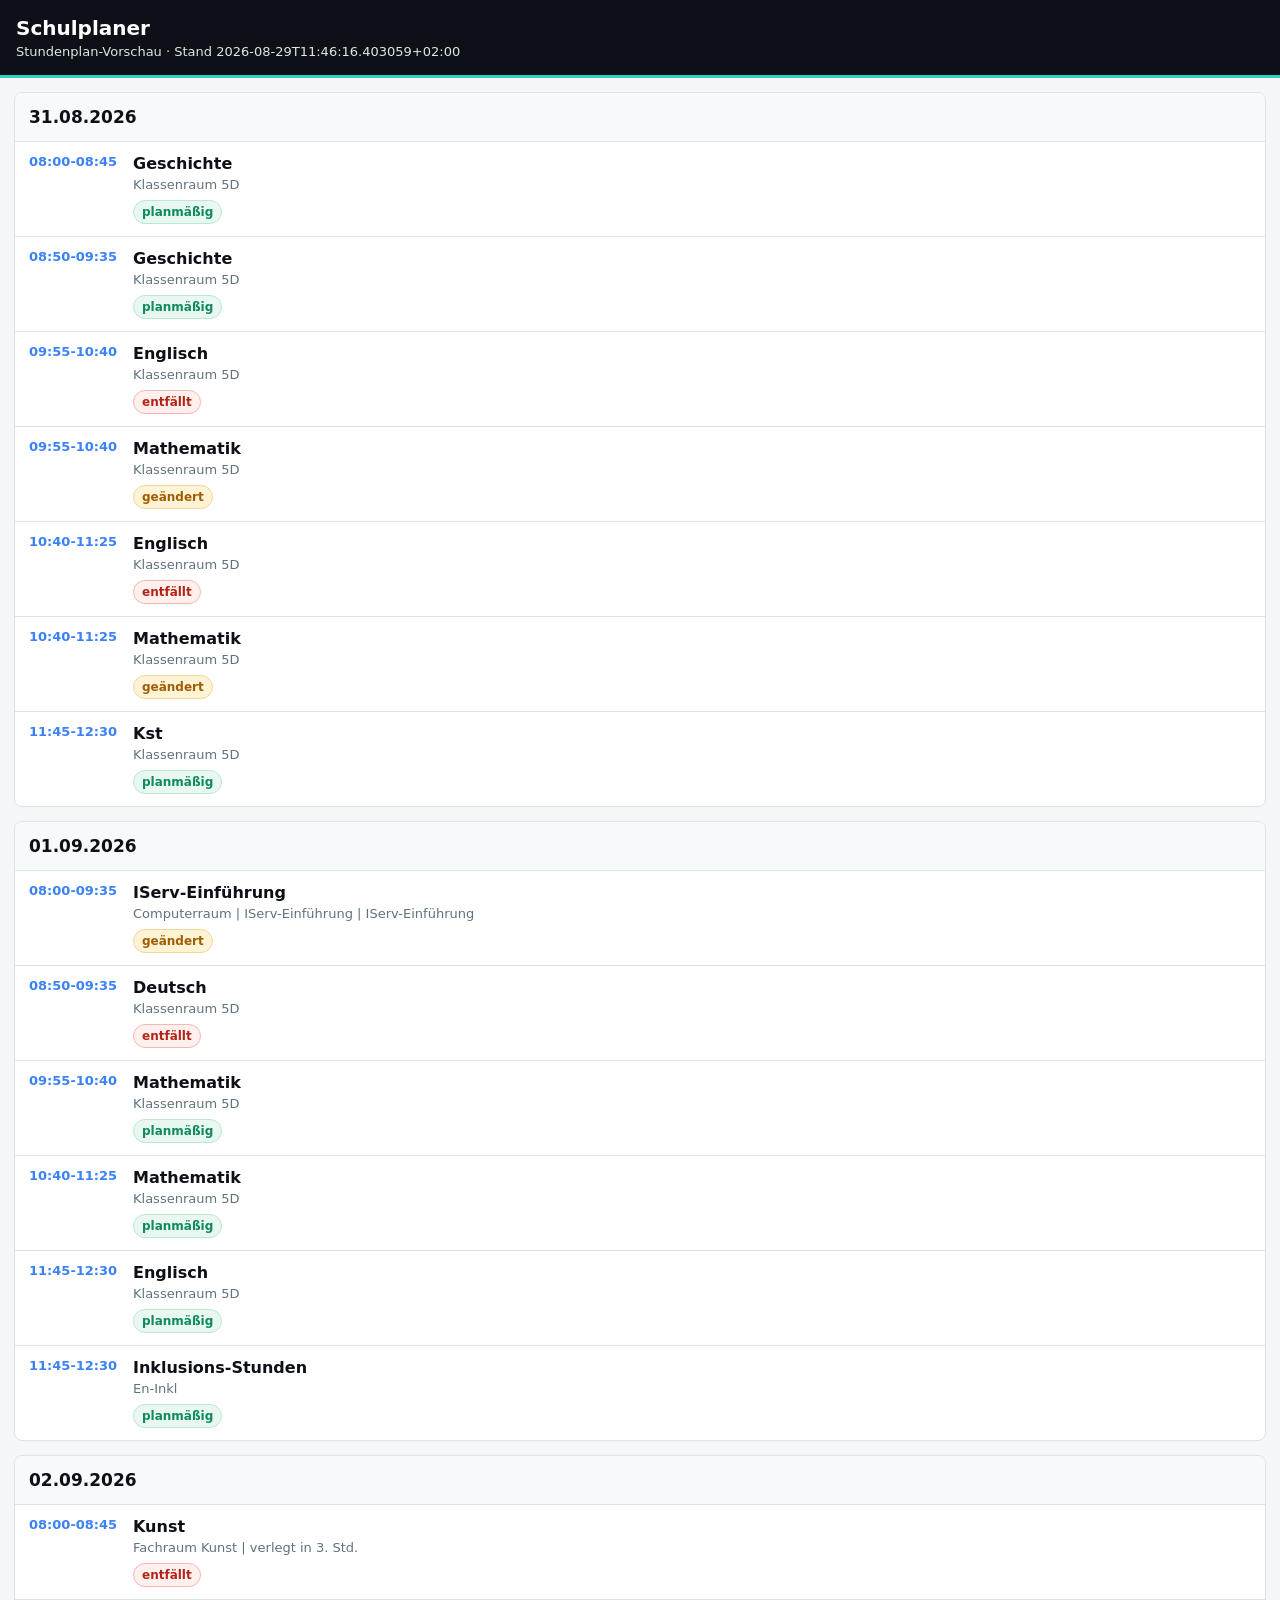
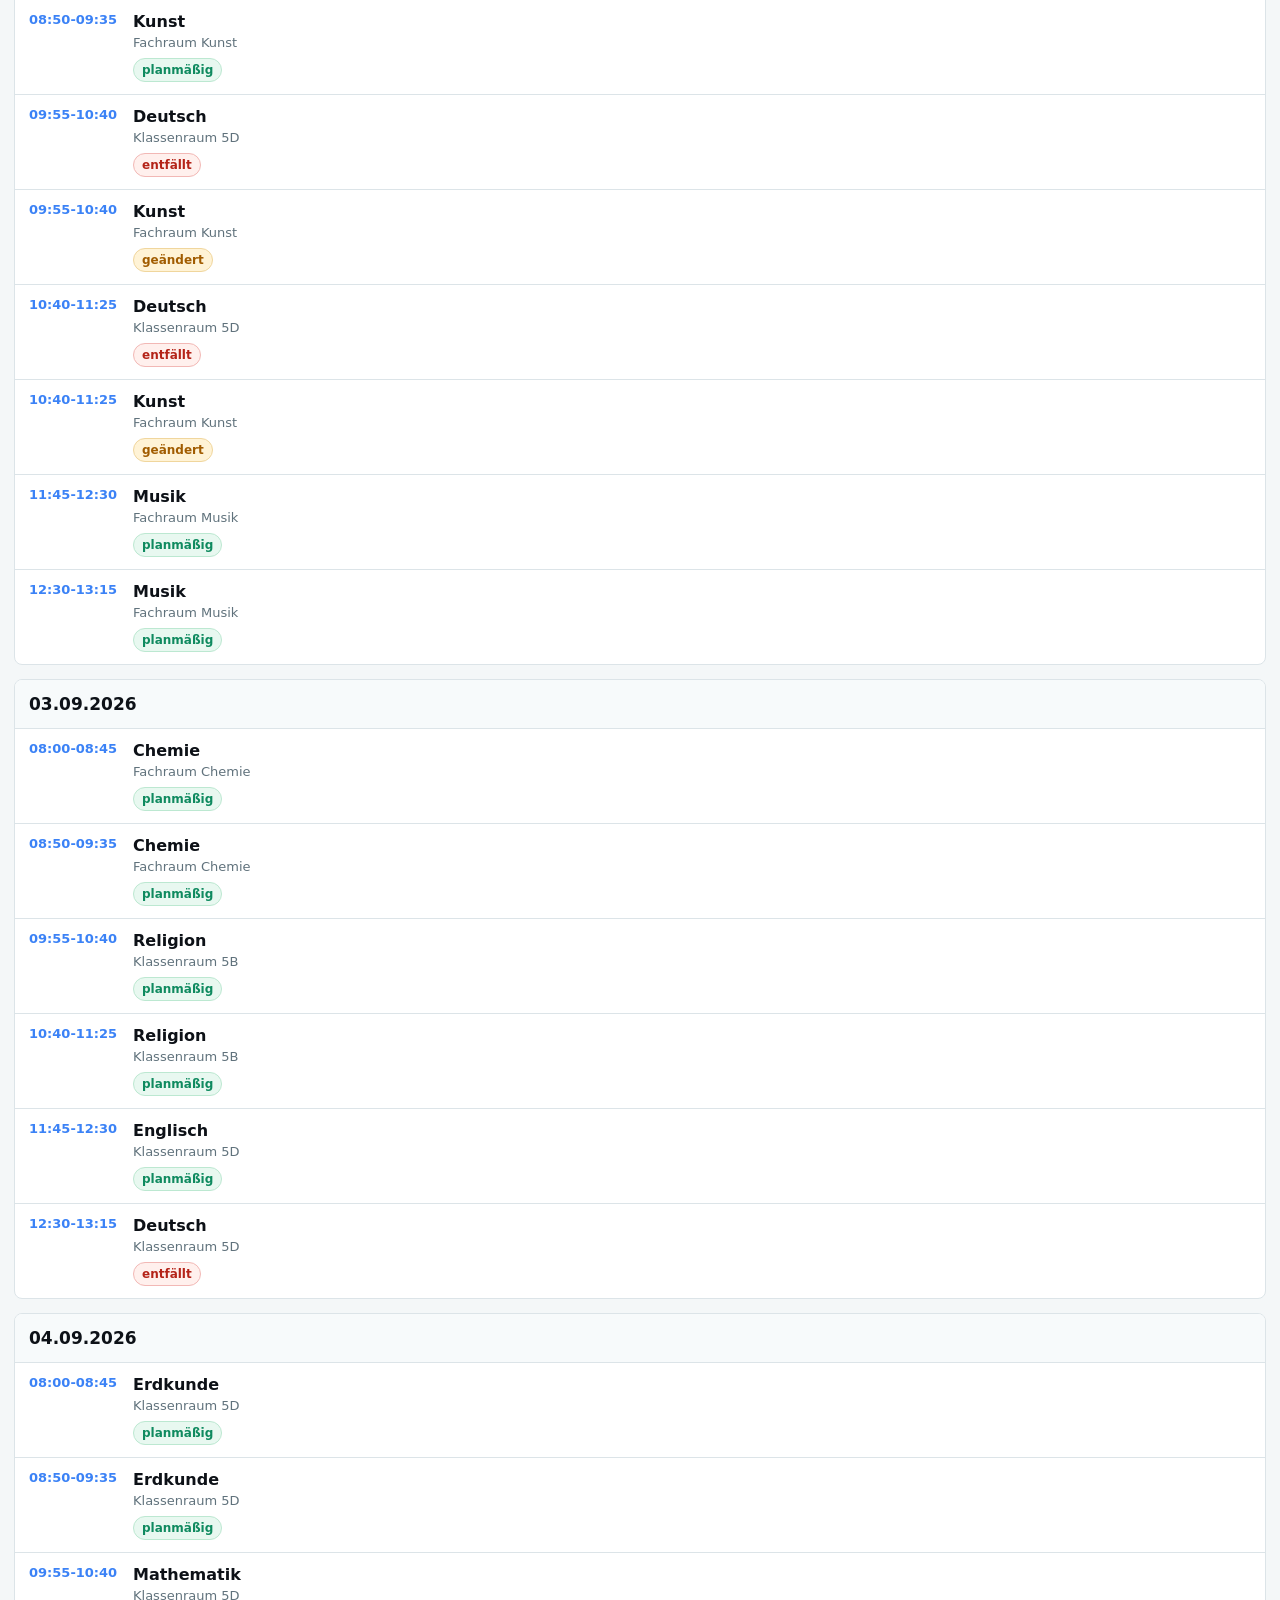
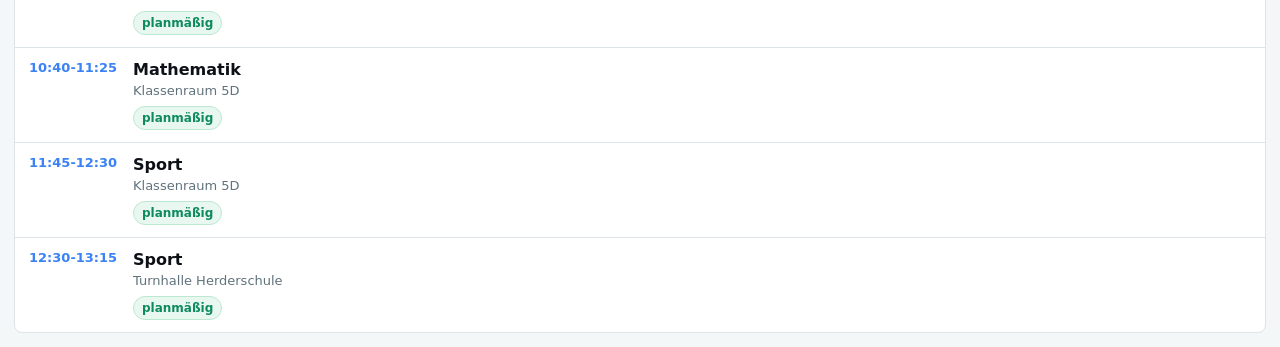
<file: preview/timetable.html>
<!doctype html>
<html lang="de">
<head>
  <meta charset="utf-8">
  <meta name="viewport" content="width=device-width, initial-scale=1">
  <title>Schulplaner Vorschau</title>
  <link rel="icon" href="../static/ci/assets/favicon.svg?v=1.5.0" type="image/svg+xml">
  <link rel="icon" href="../static/ci/assets/favicon-32.png?v=1.5.0" sizes="32x32" type="image/png">
  <link rel="shortcut icon" href="../static/ci/assets/favicon.ico?v=1.5.0">
  <style>
    * { box-sizing: border-box; }
    body {
      margin: 0;
      font-family: Inter, ui-sans-serif, system-ui, -apple-system, BlinkMacSystemFont, "Segoe UI", sans-serif;
      color: #0d1117;
      background: #f4f7f8;
    }
    header {
      position: sticky;
      top: 0;
      z-index: 10;
      padding: 16px;
      color: #fff;
      background: #0d1117;
      border-bottom: 3px solid #2dd4bf;
    }
    h1 { margin: 0; font-size: 20px; line-height: 1.2; }
    .sub { margin: 4px 0 0; color: #dce7e1; font-size: 13px; }
    main { display: grid; gap: 14px; padding: 14px; }
    section { background: #fff; border: 1px solid #dce4e8; border-radius: 8px; overflow: hidden; }
    h2 {
      margin: 0;
      padding: 14px;
      font-size: 17px;
      border-bottom: 1px solid #dce4e8;
      background: #f7fafb;
    }
    .lesson {
      display: grid;
      grid-template-columns: 92px minmax(0, 1fr);
      gap: 12px;
      padding: 12px 14px;
      border-bottom: 1px solid #dce4e8;
    }
    .lesson:last-child { border-bottom: 0; }
    .time { color: #3b82f6; font-size: 13px; font-weight: 800; }
    .subject { display: block; font-weight: 800; overflow-wrap: anywhere; }
    .meta { margin-top: 4px; color: #60727c; font-size: 13px; overflow-wrap: anywhere; }
    .badge {
      display: inline-flex;
      margin-top: 8px;
      min-height: 24px;
      align-items: center;
      padding: 0 8px;
      border: 1px solid #dce4e8;
      border-radius: 999px;
      font-size: 12px;
      font-weight: 800;
      background: #f7fafb;
    }
    .changed .badge { color: #a15c00; background: #fff3d6; border-color: #f0d69d; }
    .cancelled .badge { color: #b42318; background: #fff0ed; border-color: #f2b8b5; }
    .regular .badge { color: #0f8a5f; background: #e8f8f0; border-color: #bce8d1; }
    @media (max-width: 560px) {
      main { padding: 10px; }
      .lesson { grid-template-columns: 1fr; gap: 6px; }
    }
  </style>
</head>
<body>
  <header>
    <h1>Schulplaner</h1>
    <p class="sub">Stundenplan-Vorschau · Stand 2026-08-29T11:46:16.403059+02:00</p>
  </header>
  <main>
    <section>
  <h2>31.08.2026</h2>
  <article class="lesson regular">
  <div class="time">08:00-08:45</div>
  <div>
    <span class="subject">Geschichte</span>
    <div class="meta">Klassenraum 5D</div>
    <span class="badge">planmäßig</span>
  </div>
</article>
<article class="lesson regular">
  <div class="time">08:50-09:35</div>
  <div>
    <span class="subject">Geschichte</span>
    <div class="meta">Klassenraum 5D</div>
    <span class="badge">planmäßig</span>
  </div>
</article>
<article class="lesson cancelled">
  <div class="time">09:55-10:40</div>
  <div>
    <span class="subject">Englisch</span>
    <div class="meta">Klassenraum 5D</div>
    <span class="badge">entfällt</span>
  </div>
</article>
<article class="lesson changed">
  <div class="time">09:55-10:40</div>
  <div>
    <span class="subject">Mathematik</span>
    <div class="meta">Klassenraum 5D</div>
    <span class="badge">geändert</span>
  </div>
</article>
<article class="lesson cancelled">
  <div class="time">10:40-11:25</div>
  <div>
    <span class="subject">Englisch</span>
    <div class="meta">Klassenraum 5D</div>
    <span class="badge">entfällt</span>
  </div>
</article>
<article class="lesson changed">
  <div class="time">10:40-11:25</div>
  <div>
    <span class="subject">Mathematik</span>
    <div class="meta">Klassenraum 5D</div>
    <span class="badge">geändert</span>
  </div>
</article>
<article class="lesson regular">
  <div class="time">11:45-12:30</div>
  <div>
    <span class="subject">Kst</span>
    <div class="meta">Klassenraum 5D</div>
    <span class="badge">planmäßig</span>
  </div>
</article>
</section>
<section>
  <h2>01.09.2026</h2>
  <article class="lesson changed">
  <div class="time">08:00-09:35</div>
  <div>
    <span class="subject">IServ-Einführung</span>
    <div class="meta">Computerraum | IServ-Einführung | IServ-Einführung</div>
    <span class="badge">geändert</span>
  </div>
</article>
<article class="lesson cancelled">
  <div class="time">08:50-09:35</div>
  <div>
    <span class="subject">Deutsch</span>
    <div class="meta">Klassenraum 5D</div>
    <span class="badge">entfällt</span>
  </div>
</article>
<article class="lesson regular">
  <div class="time">09:55-10:40</div>
  <div>
    <span class="subject">Mathematik</span>
    <div class="meta">Klassenraum 5D</div>
    <span class="badge">planmäßig</span>
  </div>
</article>
<article class="lesson regular">
  <div class="time">10:40-11:25</div>
  <div>
    <span class="subject">Mathematik</span>
    <div class="meta">Klassenraum 5D</div>
    <span class="badge">planmäßig</span>
  </div>
</article>
<article class="lesson regular">
  <div class="time">11:45-12:30</div>
  <div>
    <span class="subject">Englisch</span>
    <div class="meta">Klassenraum 5D</div>
    <span class="badge">planmäßig</span>
  </div>
</article>
<article class="lesson regular">
  <div class="time">11:45-12:30</div>
  <div>
    <span class="subject">Inklusions-Stunden</span>
    <div class="meta">En-Inkl</div>
    <span class="badge">planmäßig</span>
  </div>
</article>
</section>
<section>
  <h2>02.09.2026</h2>
  <article class="lesson cancelled">
  <div class="time">08:00-08:45</div>
  <div>
    <span class="subject">Kunst</span>
    <div class="meta">Fachraum Kunst | verlegt in 3. Std.</div>
    <span class="badge">entfällt</span>
  </div>
</article>
<article class="lesson regular">
  <div class="time">08:50-09:35</div>
  <div>
    <span class="subject">Kunst</span>
    <div class="meta">Fachraum Kunst</div>
    <span class="badge">planmäßig</span>
  </div>
</article>
<article class="lesson cancelled">
  <div class="time">09:55-10:40</div>
  <div>
    <span class="subject">Deutsch</span>
    <div class="meta">Klassenraum 5D</div>
    <span class="badge">entfällt</span>
  </div>
</article>
<article class="lesson changed">
  <div class="time">09:55-10:40</div>
  <div>
    <span class="subject">Kunst</span>
    <div class="meta">Fachraum Kunst</div>
    <span class="badge">geändert</span>
  </div>
</article>
<article class="lesson cancelled">
  <div class="time">10:40-11:25</div>
  <div>
    <span class="subject">Deutsch</span>
    <div class="meta">Klassenraum 5D</div>
    <span class="badge">entfällt</span>
  </div>
</article>
<article class="lesson changed">
  <div class="time">10:40-11:25</div>
  <div>
    <span class="subject">Kunst</span>
    <div class="meta">Fachraum Kunst</div>
    <span class="badge">geändert</span>
  </div>
</article>
<article class="lesson regular">
  <div class="time">11:45-12:30</div>
  <div>
    <span class="subject">Musik</span>
    <div class="meta">Fachraum Musik</div>
    <span class="badge">planmäßig</span>
  </div>
</article>
<article class="lesson regular">
  <div class="time">12:30-13:15</div>
  <div>
    <span class="subject">Musik</span>
    <div class="meta">Fachraum Musik</div>
    <span class="badge">planmäßig</span>
  </div>
</article>
</section>
<section>
  <h2>03.09.2026</h2>
  <article class="lesson regular">
  <div class="time">08:00-08:45</div>
  <div>
    <span class="subject">Chemie</span>
    <div class="meta">Fachraum Chemie</div>
    <span class="badge">planmäßig</span>
  </div>
</article>
<article class="lesson regular">
  <div class="time">08:50-09:35</div>
  <div>
    <span class="subject">Chemie</span>
    <div class="meta">Fachraum Chemie</div>
    <span class="badge">planmäßig</span>
  </div>
</article>
<article class="lesson regular">
  <div class="time">09:55-10:40</div>
  <div>
    <span class="subject">Religion</span>
    <div class="meta">Klassenraum 5B</div>
    <span class="badge">planmäßig</span>
  </div>
</article>
<article class="lesson regular">
  <div class="time">10:40-11:25</div>
  <div>
    <span class="subject">Religion</span>
    <div class="meta">Klassenraum 5B</div>
    <span class="badge">planmäßig</span>
  </div>
</article>
<article class="lesson regular">
  <div class="time">11:45-12:30</div>
  <div>
    <span class="subject">Englisch</span>
    <div class="meta">Klassenraum 5D</div>
    <span class="badge">planmäßig</span>
  </div>
</article>
<article class="lesson cancelled">
  <div class="time">12:30-13:15</div>
  <div>
    <span class="subject">Deutsch</span>
    <div class="meta">Klassenraum 5D</div>
    <span class="badge">entfällt</span>
  </div>
</article>
</section>
<section>
  <h2>04.09.2026</h2>
  <article class="lesson regular">
  <div class="time">08:00-08:45</div>
  <div>
    <span class="subject">Erdkunde</span>
    <div class="meta">Klassenraum 5D</div>
    <span class="badge">planmäßig</span>
  </div>
</article>
<article class="lesson regular">
  <div class="time">08:50-09:35</div>
  <div>
    <span class="subject">Erdkunde</span>
    <div class="meta">Klassenraum 5D</div>
    <span class="badge">planmäßig</span>
  </div>
</article>
<article class="lesson regular">
  <div class="time">09:55-10:40</div>
  <div>
    <span class="subject">Mathematik</span>
    <div class="meta">Klassenraum 5D</div>
    <span class="badge">planmäßig</span>
  </div>
</article>
<article class="lesson regular">
  <div class="time">10:40-11:25</div>
  <div>
    <span class="subject">Mathematik</span>
    <div class="meta">Klassenraum 5D</div>
    <span class="badge">planmäßig</span>
  </div>
</article>
<article class="lesson regular">
  <div class="time">11:45-12:30</div>
  <div>
    <span class="subject">Sport</span>
    <div class="meta">Klassenraum 5D</div>
    <span class="badge">planmäßig</span>
  </div>
</article>
<article class="lesson regular">
  <div class="time">12:30-13:15</div>
  <div>
    <span class="subject">Sport</span>
    <div class="meta">Turnhalle Herderschule</div>
    <span class="badge">planmäßig</span>
  </div>
</article>
</section>
  </main>
</body>
</html>
</file>
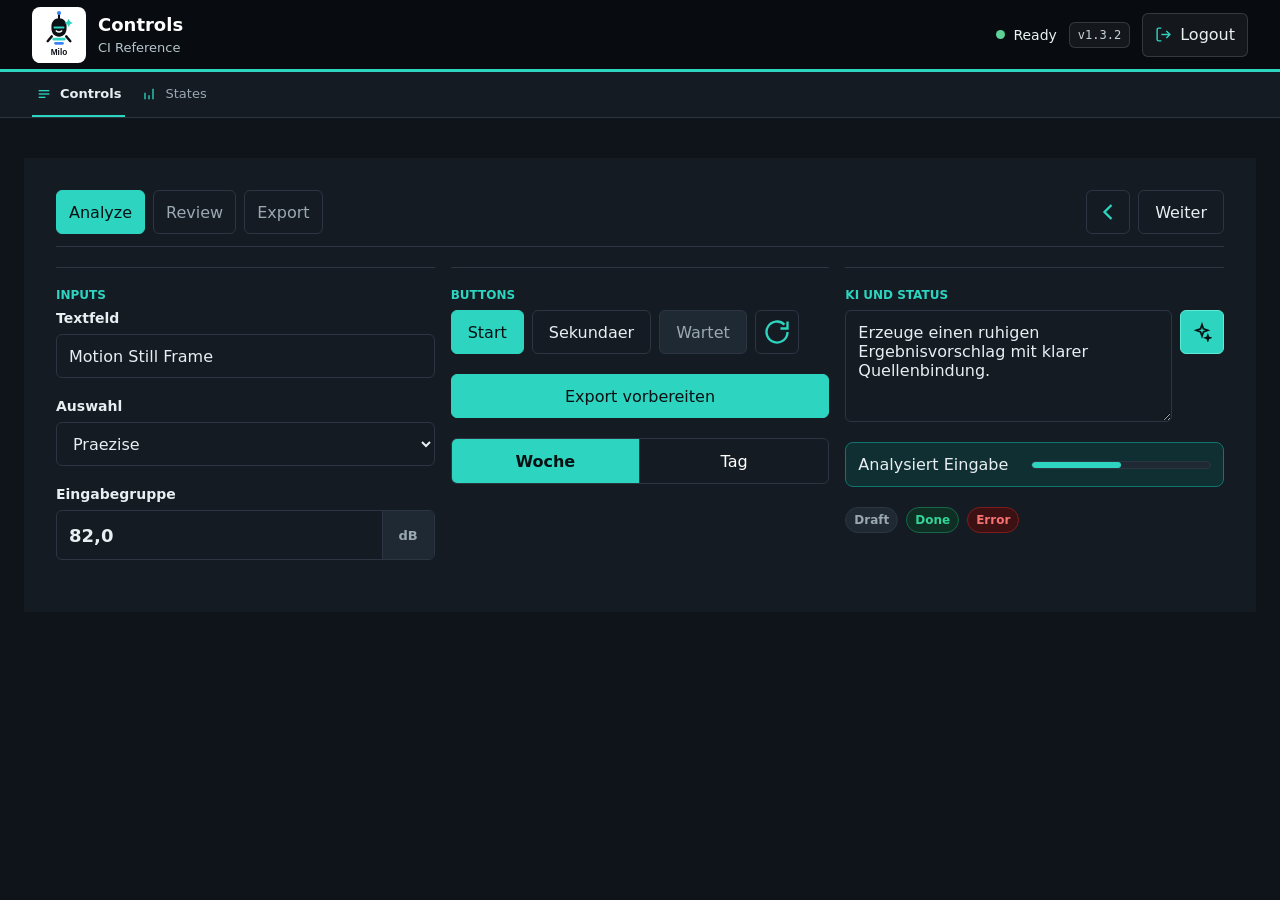
<file: static/ci/controls-consistency-demo.html>
﻿<!doctype html>
<html lang="de">
<head>
  <meta charset="utf-8">
  <meta name="viewport" content="width=device-width, initial-scale=1">
  <title>Milo Controls Consistency</title>
  <link rel="stylesheet" href="tokens.css">
  <link rel="stylesheet" href="ci.css">
  <link rel="icon" href="assets/favicon.svg?v=1.4.0" type="image/svg+xml">
  <link rel="icon" href="assets/favicon-32.png?v=1.4.0" sizes="32x32" type="image/png">
  <link rel="shortcut icon" href="assets/favicon.ico?v=1.4.0">
</head>
<body>
  <div class="ci-app">
    <header class="ci-topbar">
      <div class="ci-brand">
        <div class="ci-mark" aria-hidden="true">
          <img class="ci-mark-img" src="assets/milo-mark.svg" alt="">
        </div>
        <div>
          <h1 class="ci-brand-title">Controls</h1>
          <p class="ci-brand-subtitle">CI Reference</p>
        </div>
      </div>
      <div class="ci-topbar-meta">
        <div class="ci-status">Ready</div>
        <div class="ci-version">v1.3.2</div>
        <button class="ci-logout-button" type="button" aria-label="Logout">
          <svg class="ci-icon" viewBox="0 0 24 24" fill="none" stroke="currentColor" stroke-width="2" aria-hidden="true"><path d="M9 21H5a2 2 0 0 1-2-2V5a2 2 0 0 1 2-2h4"/><path d="M16 17l5-5-5-5"/><path d="M21 12H9"/></svg>
          Logout
        </button>
      </div>
    </header>

    <nav class="ci-tabs ci-tabs-compact" aria-label="Referenzen">
      <button class="ci-tab" type="button" aria-selected="true">
        <svg class="ci-icon" viewBox="0 0 24 24" fill="none" stroke="currentColor" stroke-width="2" aria-hidden="true"><path d="M4 7h16"/><path d="M4 12h16"/><path d="M4 17h10"/></svg>
        Controls
      </button>
      <button class="ci-tab" type="button" aria-selected="false">
        <svg class="ci-icon" viewBox="0 0 24 24" fill="none" stroke="currentColor" stroke-width="2" aria-hidden="true"><path d="M12 20v-6"/><path d="M6 20V10"/><path d="M18 20V4"/></svg>
        States
      </button>
    </nav>

    <main class="ci-main">
      <section class="ci-workspace ci-process">
        <div class="ci-process-bar">
          <div class="ci-process-steps" aria-label="Prozess">
            <span class="ci-process-step" aria-current="step">Analyze</span>
            <span class="ci-process-step">Review</span>
            <span class="ci-process-step">Export</span>
          </div>
          <div class="ci-process-nav">
            <button class="ci-icon-button" type="button" aria-label="Zurueck">
              <svg class="ci-icon" viewBox="0 0 24 24" fill="none" stroke="currentColor" stroke-width="2" aria-hidden="true"><path d="M15 18l-6-6 6-6"/></svg>
            </button>
            <button class="ci-button" type="button">Weiter</button>
          </div>
        </div>

        <div class="ci-control-specimen-grid">
          <section class="ci-panel">
            <p class="ci-section-kicker">Inputs</p>
            <div class="ci-stack">
              <label class="ci-field">
                <span class="ci-label">Textfeld</span>
                <input class="ci-input" value="Motion Still Frame" aria-label="Textfeld">
              </label>
              <label class="ci-field">
                <span class="ci-label">Auswahl</span>
                <select class="ci-input" aria-label="Auswahl"><option>Praezise</option><option>Schnell</option></select>
              </label>
              <label class="ci-field">
                <span class="ci-label">Eingabegruppe</span>
                <div class="ci-input-group ci-metric-input"><input value="82,0" aria-label="Zielwert"><span class="ci-input-unit">dB</span></div>
              </label>
            </div>
          </section>

          <section class="ci-panel">
            <p class="ci-section-kicker">Buttons</p>
            <div class="ci-stack">
              <div class="ci-button-row">
                <button class="ci-button ci-button-primary" type="button">Start</button>
                <button class="ci-button" type="button">Sekundaer</button>
                <button class="ci-button" type="button" disabled>Wartet</button>
                <button class="ci-icon-button" type="button" aria-label="Aktualisieren">
                  <svg class="ci-icon" viewBox="0 0 24 24" fill="none" stroke="currentColor" stroke-width="2" aria-hidden="true"><path d="M21 12a9 9 0 1 1-2.64-6.36"/><path d="M21 3v6h-6"/></svg>
                </button>
              </div>
              <button class="ci-button ci-button-primary ci-button-block" type="button">Export vorbereiten</button>
              <div class="ci-segmented" role="group" aria-label="Modus">
                <button type="button" aria-pressed="true">Woche</button>
                <button type="button" aria-pressed="false">Tag</button>
              </div>
            </div>
          </section>

          <section class="ci-panel">
            <p class="ci-section-kicker">KI und Status</p>
            <div class="ci-stack">
              <div class="ci-ai-control">
                <textarea class="ci-ai-input" aria-label="Prompt">Erzeuge einen ruhigen Ergebnisvorschlag mit klarer Quellenbindung.</textarea>
                <button class="ci-ai-action" type="button" aria-label="Vorschlag erzeugen" title="Vorschlag erzeugen">
                  <svg viewBox="0 0 24 24" fill="none" stroke="currentColor" stroke-width="2" aria-hidden="true"><path d="M12 3l1.7 5.1L19 10l-5.3 1.9L12 17l-1.7-5.1L5 10l5.3-1.9L12 3z"/><path d="M19 16l.8 2.2L22 19l-2.2.8L19 22l-.8-2.2L16 19l2.2-.8L19 16z"/></svg>
                </button>
              </div>
              <div class="ci-status-panel" data-state="running" role="status" aria-live="polite">
                <span>Analysiert Eingabe</span>
                <div class="ci-progress" aria-busy="true"><span></span></div>
              </div>
              <div class="ci-button-row">
                <span class="ci-badge">Draft</span>
                <span class="ci-badge" data-tone="success">Done</span>
                <span class="ci-badge" data-tone="danger">Error</span>
              </div>
            </div>
          </section>
        </div>
      </section>
    </main>
  </div>
</body>
</html>
</file>
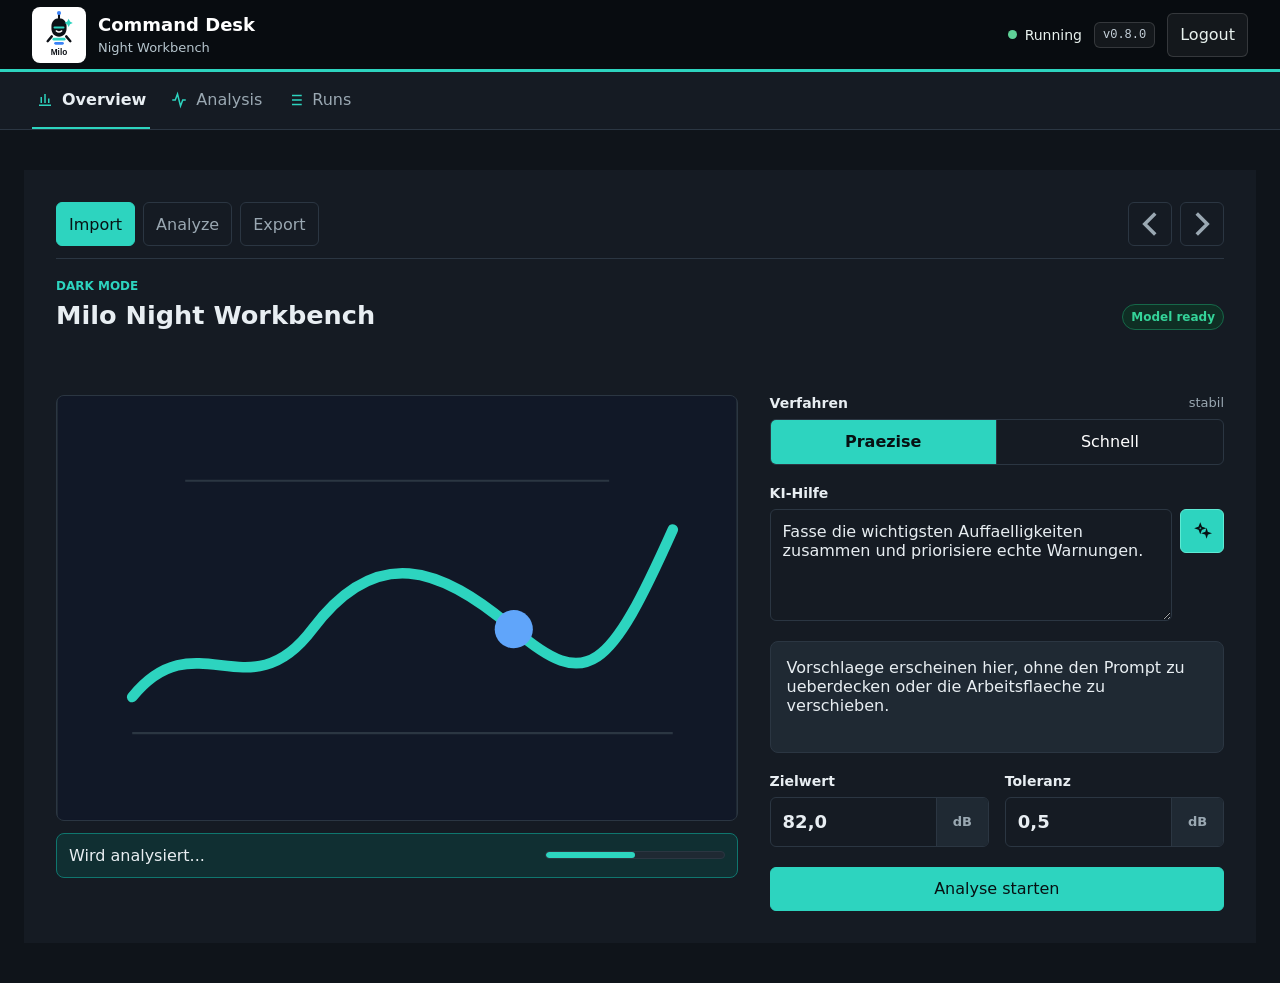
<file: static/ci/dark-mode-demo.html>
﻿<!doctype html>
<html lang="de">
<head>
  <meta charset="utf-8">
  <meta name="viewport" content="width=device-width, initial-scale=1">
  <title>Milo CI Dark Mode</title>
  <link rel="stylesheet" href="./tokens.css">
  <link rel="stylesheet" href="./ci.css">
  <link rel="icon" href="./assets/favicon.svg?v=1.4.0" type="image/svg+xml">
  <link rel="icon" href="./assets/favicon-32.png?v=1.4.0" sizes="32x32" type="image/png">
  <link rel="shortcut icon" href="./assets/favicon.ico?v=1.4.0">
</head>
<body>
  <div class="ci-app">
    <header class="ci-topbar">
      <div class="ci-brand">
        <span class="ci-mark" aria-hidden="true"><img class="ci-mark-img" src="./assets/milo-mark.svg" alt=""></span>
        <div>
          <h1 class="ci-brand-title">Command Desk</h1>
          <p class="ci-brand-subtitle">Night Workbench</p>
        </div>
      </div>
      <div class="ci-topbar-meta">
        <div class="ci-status">Running</div>
        <div class="ci-version">v0.8.0</div>
        <button class="ci-logout-button" type="button">Logout</button>
      </div>
    </header>

    <nav class="ci-tabs" aria-label="Bereiche">
      <button class="ci-tab" type="button" aria-selected="true">
        <svg class="ci-icon" viewBox="0 0 24 24" fill="none" stroke="currentColor" stroke-width="2" aria-hidden="true"><path d="M4 19h16"></path><path d="M7 16V8"></path><path d="M12 16V4"></path><path d="M17 16v-6"></path></svg>
        Overview
      </button>
      <button class="ci-tab" type="button">
        <svg class="ci-icon" viewBox="0 0 24 24" fill="none" stroke="currentColor" stroke-width="2" aria-hidden="true"><path d="M3 12h4l3-8 4 16 3-8h4"></path></svg>
        Analysis
      </button>
      <button class="ci-tab" type="button">
        <svg class="ci-icon" viewBox="0 0 24 24" fill="none" stroke="currentColor" stroke-width="2" aria-hidden="true"><path d="M8 6h13"></path><path d="M8 12h13"></path><path d="M8 18h13"></path><path d="M3 6h.01"></path><path d="M3 12h.01"></path><path d="M3 18h.01"></path></svg>
        Runs
      </button>
    </nav>

    <main class="ci-main">
      <section class="ci-workspace ci-process">
        <div class="ci-process-bar">
          <div class="ci-process-steps">
            <span class="ci-process-step" aria-current="step">Import</span>
            <span class="ci-process-step">Analyze</span>
            <span class="ci-process-step">Export</span>
          </div>
          <div class="ci-process-nav">
            <button class="ci-icon-button" type="button" aria-label="Zurueck" title="Zurueck"><svg viewBox="0 0 24 24" fill="none" stroke="currentColor" stroke-width="2" aria-hidden="true"><path d="m15 18-6-6 6-6"></path></svg></button>
            <button class="ci-icon-button" type="button" aria-label="Weiter" title="Weiter"><svg viewBox="0 0 24 24" fill="none" stroke="currentColor" stroke-width="2" aria-hidden="true"><path d="m9 18 6-6-6-6"></path></svg></button>
          </div>
        </div>

        <div class="ci-process-stage">
          <div class="ci-toolbar">
            <div>
              <p class="ci-section-kicker">DARK MODE</p>
              <h2 class="ci-h1">Milo Night Workbench</h2>
            </div>
            <span class="ci-badge" data-tone="success">Model ready</span>
          </div>

          <div class="ci-media-workbench">
            <section class="ci-preview-pane" aria-label="Vorschau">
              <div class="ci-preview-frame">
                <svg viewBox="0 0 640 400" role="img" aria-label="Dunkle Vorschau mit Analysekurve">
                  <rect width="640" height="400" fill="#111827"></rect>
                  <path d="M70 284 C130 210 180 300 240 220 S360 160 430 220 520 260 580 126" fill="none" stroke="#2dd4bf" stroke-width="10" stroke-linecap="round"></path>
                  <path d="M70 318 H580" stroke="#2b3642" stroke-width="2"></path>
                  <path d="M120 80 H520" stroke="#2b3642" stroke-width="2"></path>
                  <circle cx="430" cy="220" r="18" fill="#60a5fa"></circle>
                </svg>
              </div>
              <div class="ci-status-panel" data-state="running" role="status" aria-live="polite">
                <span>Wird analysiert...</span>
                <div class="ci-progress" aria-busy="true"><span></span></div>
              </div>
            </section>

            <section class="ci-settings-pane" aria-label="Einstellungen">
              <div class="ci-field">
                <label class="ci-label">Verfahren <span class="ci-label-value">stabil</span></label>
                <div class="ci-segmented">
                  <button type="button" aria-pressed="true">Praezise</button>
                  <button type="button">Schnell</button>
                </div>
              </div>

              <div class="ci-ai-field">
                <label class="ci-label" for="dark-prompt">KI-Hilfe</label>
                <div class="ci-ai-control">
                  <textarea class="ci-ai-input" id="dark-prompt">Fasse die wichtigsten Auffaelligkeiten zusammen und priorisiere echte Warnungen.</textarea>
                  <button class="ci-ai-action" type="button" title="KI-Vorschlag erstellen" aria-label="KI-Vorschlag erstellen">
                    <svg viewBox="0 0 24 24" fill="none" stroke="currentColor" stroke-width="2" aria-hidden="true"><path d="M9.9 4.2 8.7 7.4 5.5 8.6l3.2 1.2 1.2 3.2 1.2-3.2 3.2-1.2-3.2-1.2z"></path><path d="M17.5 11.5 16.7 14l-2.5.8 2.5.8.8 2.5.8-2.5 2.5-.8-2.5-.8z"></path></svg>
                  </button>
                </div>
              </div>

              <div class="ci-suggestion">
                Vorschlaege erscheinen hier, ohne den Prompt zu ueberdecken oder die Arbeitsflaeche zu verschieben.
              </div>

              <div class="ci-input-grid">
                <div class="ci-field">
                  <label class="ci-label">Zielwert</label>
                  <div class="ci-input-group ci-metric-input"><input value="82,0" aria-label="Zielwert"><span class="ci-input-unit">dB</span></div>
                </div>
                <div class="ci-field">
                  <label class="ci-label">Toleranz</label>
                  <div class="ci-input-group ci-metric-input"><input value="0,5" aria-label="Toleranz"><span class="ci-input-unit">dB</span></div>
                </div>
              </div>

              <button class="ci-button ci-button-primary ci-button-block" type="button">Analyse starten</button>
            </section>
          </div>
        </div>
      </section>
    </main>
  </div>
</body>
</html>
</file>
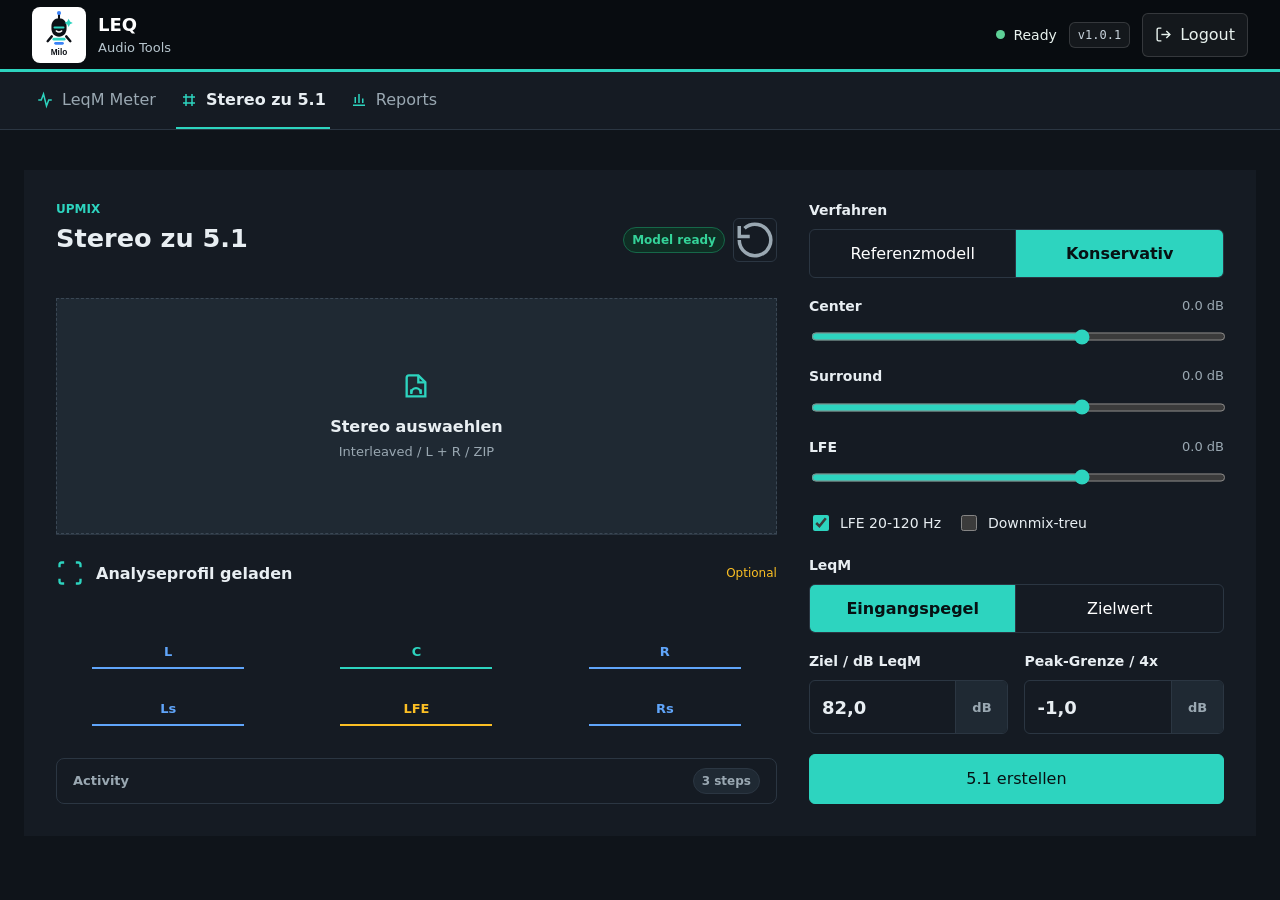
<file: static/ci/example.html>
﻿<!doctype html>
<html lang="de">
  <head>
    <meta charset="utf-8">
    <meta name="viewport" content="width=device-width, initial-scale=1">
    <title>Milo CI Referenz</title>
      <link rel="stylesheet" href="./tokens.css">
    <link rel="stylesheet" href="./ci.css">
  <link rel="icon" href="./assets/favicon.svg?v=1.4.0" type="image/svg+xml">
  <link rel="icon" href="./assets/favicon-32.png?v=1.4.0" sizes="32x32" type="image/png">
  <link rel="shortcut icon" href="./assets/favicon.ico?v=1.4.0">
  </head>
  <body>
    <div class="ci-app">
      <header class="ci-topbar">
        <div class="ci-brand">
          <div class="ci-mark" aria-hidden="true">
            <img class="ci-mark-img" src="./assets/milo-mark.svg" alt="">
          </div>
          <div>
            <p class="ci-brand-title">LEQ</p>
            <p class="ci-brand-subtitle">Audio Tools</p>
          </div>
        </div>
        <div class="ci-topbar-meta">
          <div class="ci-status">Ready</div>
          <div class="ci-version">v1.0.1</div>
          <button class="ci-logout-button" type="button">
            <svg viewBox="0 0 24 24" fill="none" stroke="currentColor" stroke-width="2" aria-hidden="true"><path d="M9 21H5a2 2 0 0 1-2-2V5a2 2 0 0 1 2-2h4"></path><path d="M16 17l5-5-5-5"></path><path d="M21 12H9"></path></svg>
            Logout
          </button>
        </div>
      </header>

      <nav class="ci-tabs" aria-label="Werkzeuge">
        <button class="ci-tab" type="button">
          <svg class="ci-icon" viewBox="0 0 24 24" fill="none" stroke="currentColor" stroke-width="2"><path d="M3 12h4l3-8 4 16 3-8h4"></path></svg>
          LeqM Meter
        </button>
        <button class="ci-tab" type="button" aria-selected="true">
          <svg class="ci-icon" viewBox="0 0 24 24" fill="none" stroke="currentColor" stroke-width="2"><path d="M4 8h16"></path><path d="M4 16h16"></path><path d="M8 4v16"></path><path d="M16 4v16"></path></svg>
          Stereo zu 5.1
        </button>
        <button class="ci-tab" type="button">
          <svg class="ci-icon" viewBox="0 0 24 24" fill="none" stroke="currentColor" stroke-width="2"><path d="M4 19h16"></path><path d="M7 16V8"></path><path d="M12 16V4"></path><path d="M17 16v-6"></path></svg>
          Reports
        </button>
      </nav>

      <main class="ci-main">
        <section class="ci-workspace">
          <div>
            <div class="ci-toolbar">
              <div>
                <p class="ci-section-kicker">Upmix</p>
                <h1 class="ci-h1">Stereo zu 5.1</h1>
              </div>
              <div class="ci-toolbar-actions">
                <span class="ci-badge" data-tone="success">Model ready</span>
                <button class="ci-icon-button" type="button" aria-label="Zuruecksetzen">
                  <svg viewBox="0 0 24 24" fill="none" stroke="currentColor" stroke-width="2"><path d="M3 12a9 9 0 1 0 3-6.7"></path><path d="M3 4v6h6"></path></svg>
                </button>
              </div>
            </div>

            <div class="ci-dropzone">
              <div>
                <svg viewBox="0 0 24 24" fill="none" stroke="currentColor" stroke-width="2" aria-hidden="true">
                  <path d="M14 2H6a2 2 0 0 0-2 2v16h16V8z"></path>
                  <path d="M14 2v6h6"></path>
                  <path d="M8 17a4 4 0 0 1 8 0"></path>
                  <path d="M8 14v4"></path>
                  <path d="M16 14v4"></path>
                </svg>
                <p class="ci-dropzone-title">Stereo auswaehlen</p>
                <p class="ci-dropzone-note">Interleaved / L + R / ZIP</p>
              </div>
            </div>

            <div class="ci-tool-row">
              <div class="ci-tool-label">
                <svg class="ci-icon" viewBox="0 0 24 24" fill="none" stroke="currentColor" stroke-width="2">
                  <path d="M3 7V5a2 2 0 0 1 2-2h2"></path>
                  <path d="M17 3h2a2 2 0 0 1 2 2v2"></path>
                  <path d="M21 17v2a2 2 0 0 1-2 2h-2"></path>
                  <path d="M7 21H5a2 2 0 0 1-2-2v-2"></path>
                </svg>
                Analyseprofil geladen
              </div>
              <span class="ci-pill-note">Optional</span>
            </div>

            <div class="ci-grid-meters" aria-label="Kanaele">
              <div class="ci-meter"><span>L</span><span class="ci-meter-line"></span></div>
              <div class="ci-meter" style="color: var(--milo-accent);"><span>C</span><span class="ci-meter-line"></span></div>
              <div class="ci-meter"><span>R</span><span class="ci-meter-line"></span></div>
              <div class="ci-meter" style="color: var(--milo-blue);"><span>Ls</span><span class="ci-meter-line"></span></div>
              <div class="ci-meter" style="color: var(--milo-amber);"><span>LFE</span><span class="ci-meter-line"></span></div>
              <div class="ci-meter" style="color: var(--milo-blue);"><span>Rs</span><span class="ci-meter-line"></span></div>
            </div>

            <div style="margin-top: var(--milo-space-8);">
              <details class="ci-activity">
                <summary>
                  <span>Activity</span>
                  <span class="ci-badge">3 steps</span>
                </summary>
                <pre class="ci-console">Input scanned: stereo.wav
Profile loaded: conservative
Waiting for output command...</pre>
              </details>
            </div>
          </div>

          <aside class="ci-stack">
            <div class="ci-field">
              <label class="ci-label">Verfahren</label>
              <div class="ci-segmented">
                <button type="button">Referenzmodell</button>
                <button type="button" aria-pressed="true">Konservativ</button>
              </div>
            </div>

            <div class="ci-field">
              <label class="ci-label">Center <span class="ci-label-value">0.0 dB</span></label>
              <input class="ci-slider" type="range" value="66">
            </div>

            <div class="ci-field">
              <label class="ci-label">Surround <span class="ci-label-value">0.0 dB</span></label>
              <input class="ci-slider" type="range" value="66">
            </div>

            <div class="ci-field">
              <label class="ci-label">LFE <span class="ci-label-value">0.0 dB</span></label>
              <input class="ci-slider" type="range" value="66">
            </div>

            <div class="ci-checks">
              <label class="ci-checkbox"><input type="checkbox" checked> LFE 20-120 Hz</label>
              <label class="ci-checkbox"><input type="checkbox"> Downmix-treu</label>
            </div>

            <div class="ci-field">
              <label class="ci-label">LeqM</label>
              <div class="ci-segmented">
                <button type="button" aria-pressed="true">Eingangspegel</button>
                <button type="button">Zielwert</button>
              </div>
            </div>

            <div class="ci-input-grid">
              <div class="ci-field">
                <label class="ci-label">Ziel / dB LeqM</label>
                <div class="ci-input-group ci-metric-input">
                  <input value="82,0" aria-label="Zielwert">
                  <span class="ci-input-unit">dB</span>
                </div>
              </div>
              <div class="ci-field">
                <label class="ci-label">Peak-Grenze / 4x</label>
                <div class="ci-input-group ci-metric-input">
                  <input value="-1,0" aria-label="Peak-Grenze">
                  <span class="ci-input-unit">dB</span>
                </div>
              </div>
            </div>

            <button class="ci-button ci-button-primary ci-button-block" type="button">5.1 erstellen</button>
          </aside>
        </section>
      </main>
    </div>
  </body>
</html>
</file>
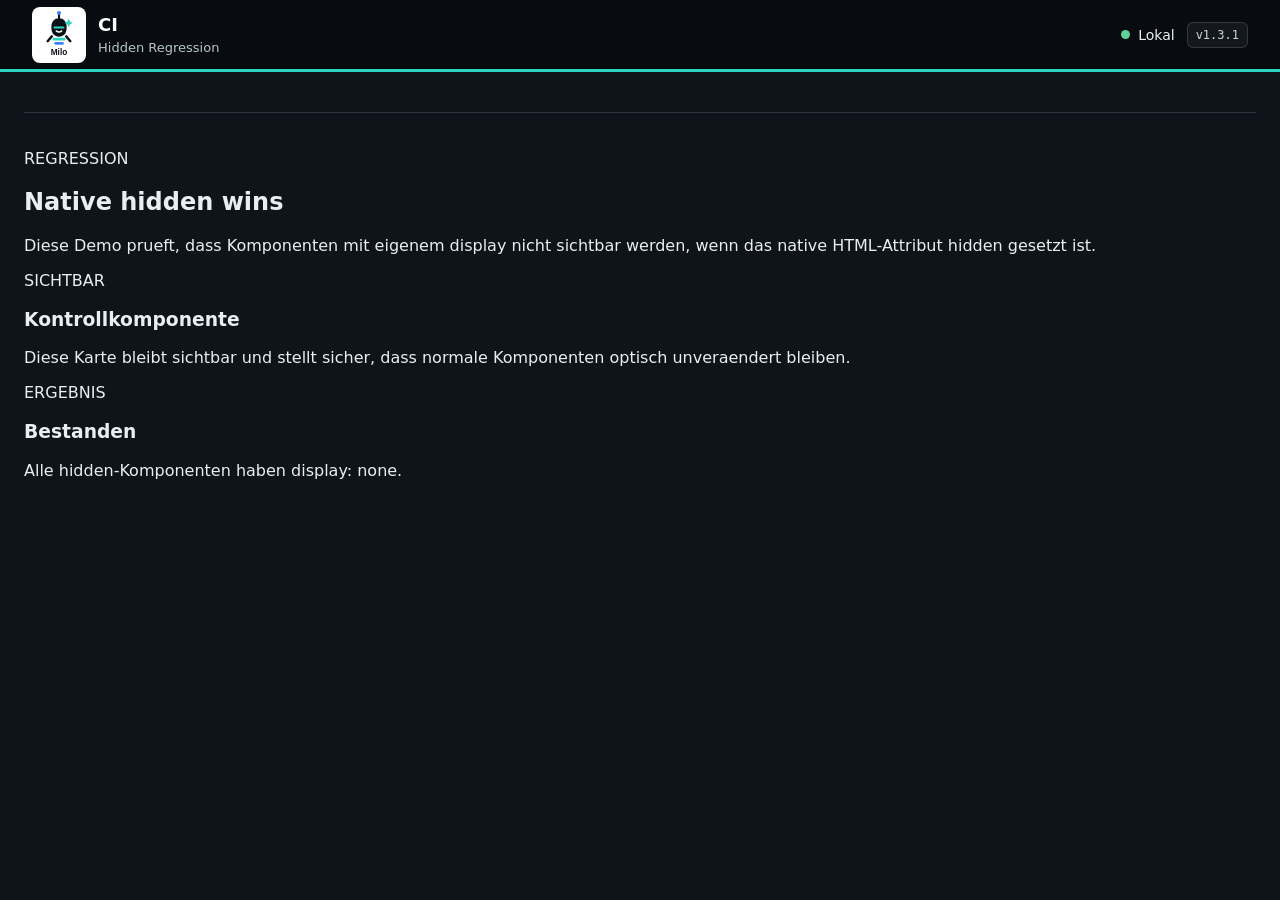
<file: static/ci/hidden-regression.html>
<!doctype html>
<html lang="de">
<head>
  <meta charset="utf-8">
  <meta name="viewport" content="width=device-width, initial-scale=1">
  <title>Milo CI Hidden Regression</title>
  <link rel="stylesheet" href="tokens.css">
  <link rel="stylesheet" href="ci.css">
  <link rel="icon" href="assets/favicon.svg?v=1.4.0" type="image/svg+xml">
  <link rel="icon" href="assets/favicon-32.png?v=1.4.0" sizes="32x32" type="image/png">
  <link rel="shortcut icon" href="assets/favicon.ico?v=1.4.0">
</head>
<body>
  <div class="ci-app">
    <header class="ci-topbar">
      <div class="ci-brand">
        <span class="ci-mark" aria-hidden="true"><img class="ci-mark-img" src="assets/milo-mark.svg" alt=""></span>
        <div>
          <h1 class="ci-brand-title">CI</h1>
          <p class="ci-brand-subtitle">Hidden Regression</p>
        </div>
      </div>
      <div class="ci-topbar-meta">
        <div class="ci-status">Lokal</div>
        <div class="ci-version">v1.3.1</div>
      </div>
    </header>

    <main class="ci-main">
      <section class="ci-panel">
        <p class="ci-kicker">REGRESSION</p>
        <h2 class="ci-panel-title">Native hidden wins</h2>
        <p class="ci-text-muted">Diese Demo prueft, dass Komponenten mit eigenem display nicht sichtbar werden, wenn das native HTML-Attribut hidden gesetzt ist.</p>

        <div class="ci-workspace" hidden data-hidden-case="ci-workspace">
          <aside class="ci-sidebar">Soll unsichtbar bleiben</aside>
          <section class="ci-panel">Soll unsichtbar bleiben</section>
        </div>

        <nav class="ci-tabs" hidden data-hidden-case="ci-tabs" aria-label="Soll unsichtbar bleiben">
          <button class="ci-tab is-active" type="button">Tab</button>
          <button class="ci-tab" type="button">Tab</button>
        </nav>

        <button class="ci-button ci-button-primary" type="button" hidden data-hidden-case="ci-button">Soll unsichtbar bleiben</button>

        <details class="ci-activity" hidden data-hidden-case="ci-activity">
          <summary>Aktivitaet</summary>
          <pre class="ci-console">Soll unsichtbar bleiben</pre>
        </details>

        <div class="ci-grid ci-grid-2">
          <article class="ci-card">
            <p class="ci-kicker">SICHTBAR</p>
            <h3 class="ci-card-title">Kontrollkomponente</h3>
            <p class="ci-text-muted">Diese Karte bleibt sichtbar und stellt sicher, dass normale Komponenten optisch unveraendert bleiben.</p>
          </article>
          <article class="ci-card">
            <p class="ci-kicker">ERGEBNIS</p>
            <h3 class="ci-card-title" id="result-title">Pruefung laeuft</h3>
            <p class="ci-text-muted" id="result-detail">Computed styles werden im Browser ausgewertet.</p>
          </article>
        </div>
      </section>
    </main>
  </div>

  <script>
    const cases = Array.from(document.querySelectorAll('[data-hidden-case]'));
    const failing = cases.filter((element) => getComputedStyle(element).display !== 'none');
    const title = document.getElementById('result-title');
    const detail = document.getElementById('result-detail');

    if (failing.length === 0) {
      title.textContent = 'Bestanden';
      detail.textContent = 'Alle hidden-Komponenten haben display: none.';
    } else {
      title.textContent = 'Fehlgeschlagen';
      detail.textContent = failing.map((element) => element.dataset.hiddenCase).join(', ');
      document.body.dataset.hiddenRegression = 'failed';
    }
  </script>
</body>
</html>
</file>
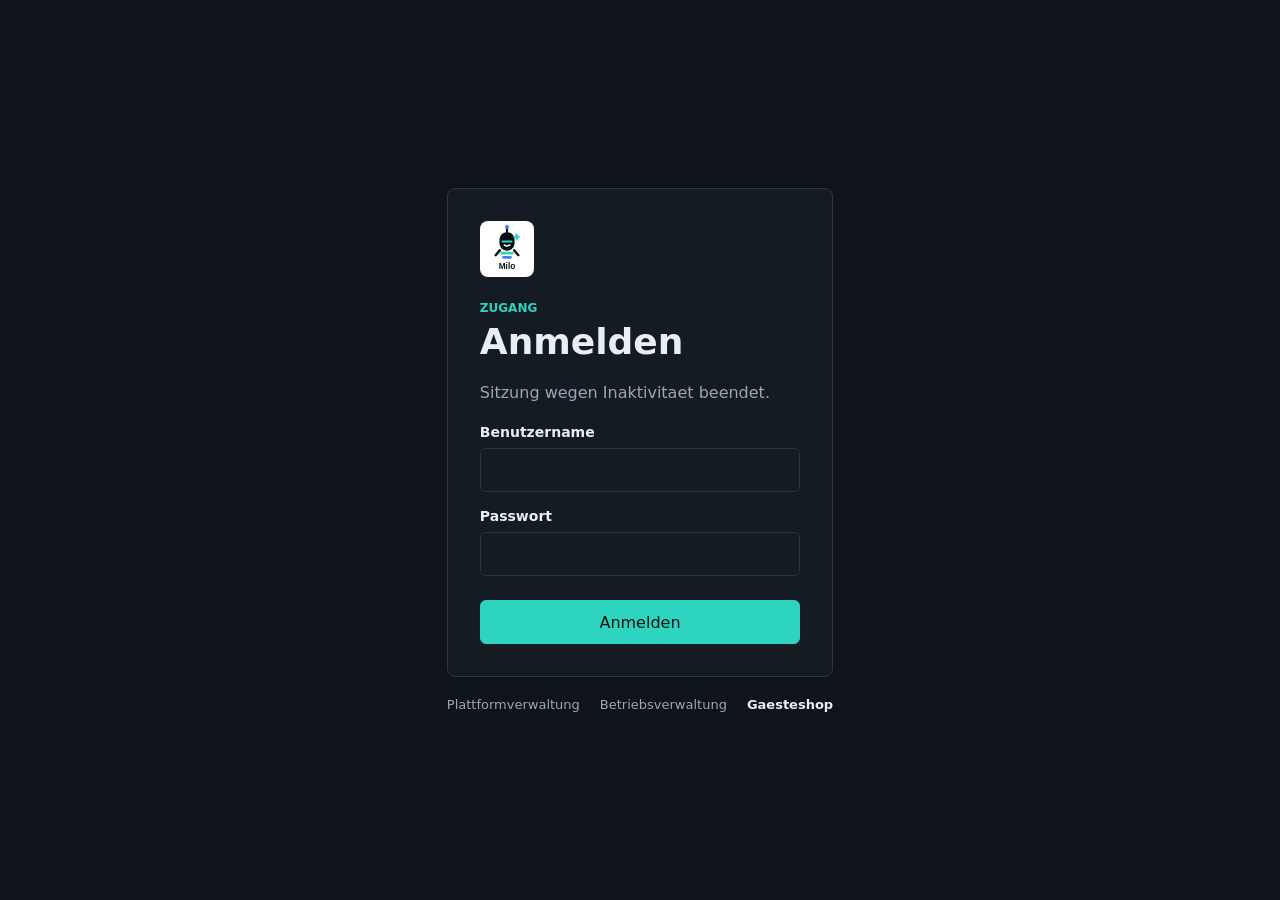
<file: static/ci/login-demo.html>
<!doctype html>
<html lang="de">
<head>
  <meta charset="utf-8">
  <meta name="viewport" content="width=device-width, initial-scale=1">
  <title>Milo Login Demo</title>
  <link rel="stylesheet" href="tokens.css">
  <link rel="stylesheet" href="ci.css">
  <link rel="icon" href="assets/favicon.svg?v=1.4.0" type="image/svg+xml">
  <link rel="icon" href="assets/favicon-32.png?v=1.4.0" sizes="32x32" type="image/png">
  <link rel="shortcut icon" href="assets/favicon.ico?v=1.4.0">
  <link rel="apple-touch-icon" sizes="180x180" href="assets/apple-touch-icon.png">
  <link rel="manifest" href="site.webmanifest">
  <meta name="theme-color" content="#0f141a">
  <meta name="apple-mobile-web-app-title" content="Animation">
  <meta name="apple-mobile-web-app-capable" content="yes">
  <meta name="apple-mobile-web-app-status-bar-style" content="black-translucent">
</head>
<body>
  <main class="ci-login-page">
    <div>
      <section class="ci-login-card" aria-labelledby="login-title">
        <div class="ci-mark" aria-hidden="true">
          <img class="ci-mark-img" src="assets/milo-mark.svg" alt="">
        </div>
        <div>
          <p class="ci-section-kicker">ZUGANG</p>
          <h1 class="ci-login-title" id="login-title">Anmelden</h1>
        </div>
        <p class="ci-login-copy">Sitzung wegen Inaktivitaet beendet.</p>
        <form class="ci-login-form">
          <label class="ci-field">
            <span class="ci-label">Benutzername</span>
            <input class="ci-input" autocomplete="username" aria-label="Benutzername">
          </label>
          <label class="ci-field">
            <span class="ci-label">Passwort</span>
            <input class="ci-input" type="password" autocomplete="current-password" aria-label="Passwort">
          </label>
          <div class="ci-login-actions">
            <button class="ci-button ci-button-primary ci-button-block" type="submit">Anmelden</button>
          </div>
        </form>
      </section>
      <nav class="ci-login-footer" aria-label="Umgebung">
        <span>Plattformverwaltung</span>
        <span>Betriebsverwaltung</span>
        <strong>Gaesteshop</strong>
      </nav>
    </div>
  </main>
</body>
</html>
</file>
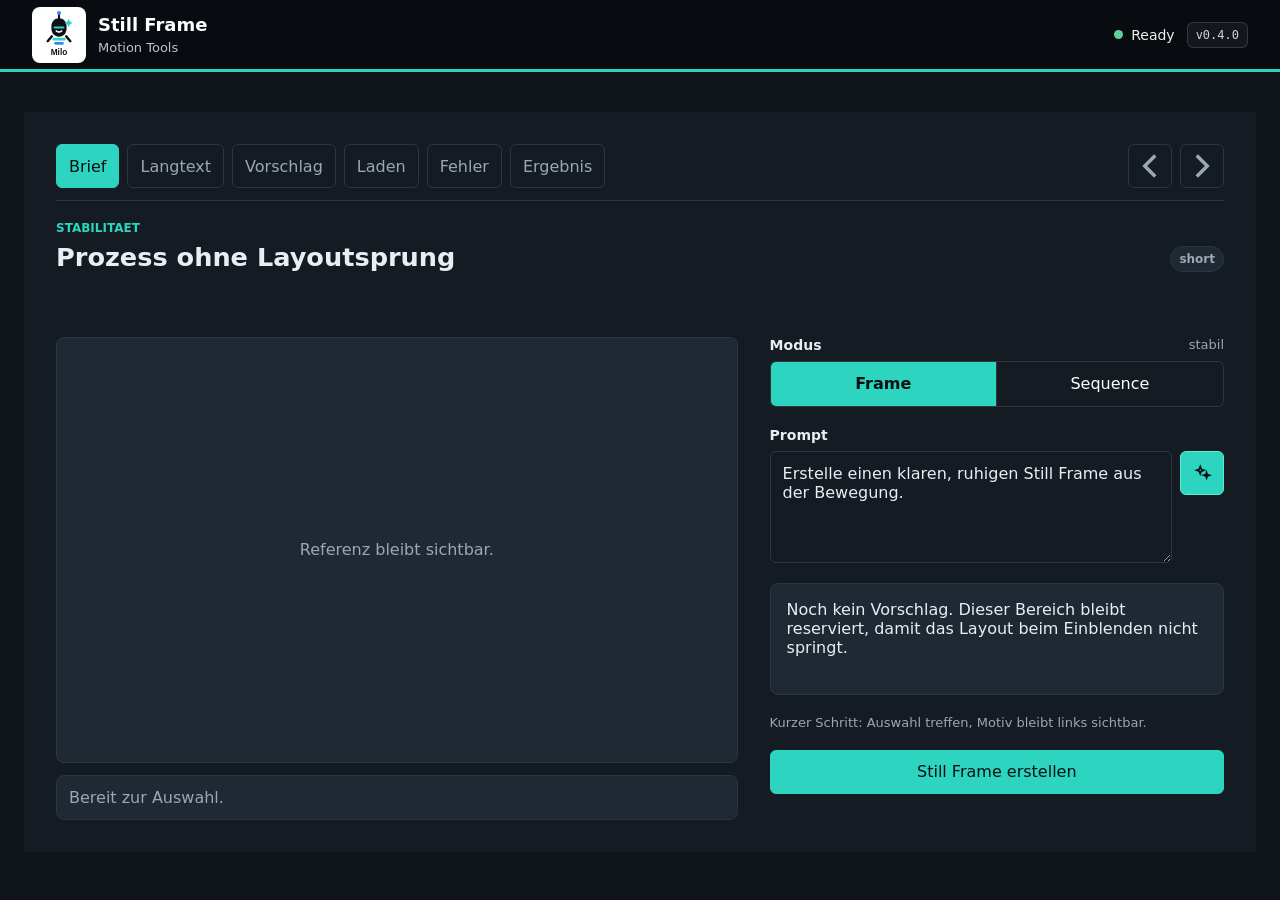
<file: static/ci/process-stability-demo.html>
﻿<!doctype html>
<html lang="de">
<head>
  <meta charset="utf-8">
  <meta name="viewport" content="width=device-width, initial-scale=1">
  <title>Milo CI Prozess-Stabilitaet</title>
  <link rel="stylesheet" href="./tokens.css">
  <link rel="stylesheet" href="./ci.css">
  <link rel="icon" href="./assets/favicon.svg?v=1.4.0" type="image/svg+xml">
  <link rel="icon" href="./assets/favicon-32.png?v=1.4.0" sizes="32x32" type="image/png">
  <link rel="shortcut icon" href="./assets/favicon.ico?v=1.4.0">
</head>
<body>
  <div class="ci-app">
    <header class="ci-topbar">
      <div class="ci-brand">
        <span class="ci-mark" aria-hidden="true"><img class="ci-mark-img" src="./assets/milo-mark.svg" alt=""></span>
        <div>
          <h1 class="ci-brand-title">Still Frame</h1>
          <p class="ci-brand-subtitle">Motion Tools</p>
        </div>
      </div>
      <div class="ci-topbar-meta">
        <div class="ci-status" id="top-status">Ready</div>
        <div class="ci-version">v0.4.0</div>
      </div>
    </header>

    <main class="ci-main">
      <section class="ci-workspace ci-process" aria-labelledby="demo-title">
        <div class="ci-process-bar" data-stability="nav">
          <div class="ci-process-steps" aria-label="Prozessschritte">
            <button class="ci-process-step" type="button" data-state-button="short" aria-current="step">Brief</button>
            <button class="ci-process-step" type="button" data-state-button="long">Langtext</button>
            <button class="ci-process-step" type="button" data-state-button="suggestion">Vorschlag</button>
            <button class="ci-process-step" type="button" data-state-button="loading">Laden</button>
            <button class="ci-process-step" type="button" data-state-button="error">Fehler</button>
            <button class="ci-process-step" type="button" data-state-button="result">Ergebnis</button>
          </div>
          <div class="ci-process-nav">
            <button class="ci-icon-button" type="button" aria-label="Zurueck" title="Zurueck" data-prev>
              <svg viewBox="0 0 24 24" fill="none" stroke="currentColor" stroke-width="2" aria-hidden="true"><path d="m15 18-6-6 6-6"></path></svg>
            </button>
            <button class="ci-icon-button" type="button" aria-label="Weiter" title="Weiter" data-next>
              <svg viewBox="0 0 24 24" fill="none" stroke="currentColor" stroke-width="2" aria-hidden="true"><path d="m9 18 6-6-6-6"></path></svg>
            </button>
          </div>
        </div>

        <div class="ci-process-stage" data-stability="stage">
          <div class="ci-toolbar">
            <div>
              <p class="ci-section-kicker">STABILITAET</p>
              <h2 class="ci-h1" id="demo-title">Prozess ohne Layoutsprung</h2>
            </div>
            <span class="ci-badge" id="phase-badge">Brief</span>
          </div>

          <div class="ci-media-workbench">
            <section class="ci-preview-pane" aria-label="Vorschau">
              <div class="ci-preview-frame" data-stability="preview">
                <div class="ci-preview-placeholder" id="preview-copy">Referenz bleibt sichtbar.</div>
              </div>
              <div class="ci-status-panel" id="status-panel" data-state="idle" role="status" aria-live="polite" data-stability="status">
                <span id="status-copy">Bereit zur Auswahl.</span>
                <div class="ci-progress" id="progress" hidden><span></span></div>
              </div>
            </section>

            <section class="ci-settings-pane" aria-label="Einstellungen">
              <div class="ci-field">
                <label class="ci-label" for="mode">Modus <span class="ci-label-value">stabil</span></label>
                <div class="ci-segmented" id="mode">
                  <button type="button" aria-pressed="true">Frame</button>
                  <button type="button" aria-pressed="false">Sequence</button>
                </div>
              </div>

              <div class="ci-ai-field">
                <label class="ci-label" for="prompt">Prompt</label>
                <div class="ci-ai-control">
                  <textarea class="ci-ai-input" id="prompt">Erstelle einen klaren, ruhigen Still Frame aus der Bewegung.</textarea>
                  <button class="ci-ai-action" type="button" title="KI-Vorschlag erstellen" aria-label="KI-Vorschlag erstellen" data-suggest>
                    <svg viewBox="0 0 24 24" fill="none" stroke="currentColor" stroke-width="2" aria-hidden="true"><path d="M9.9 4.2 8.7 7.4 5.5 8.6l3.2 1.2 1.2 3.2 1.2-3.2 3.2-1.2-3.2-1.2z"></path><path d="M17.5 11.5 16.7 14l-2.5.8 2.5.8.8 2.5.8-2.5 2.5-.8-2.5-.8z"></path></svg>
                  </button>
                </div>
              </div>

              <div class="ci-suggestion" id="suggestion" data-stability="suggestion">
                Noch kein Vorschlag. Dieser Bereich bleibt reserviert, damit das Layout beim Einblenden nicht springt.
              </div>

              <div class="ci-step-body" id="step-body" data-stability="body">
                <p class="ci-small">Kurzer Schritt: Auswahl treffen, Motiv bleibt links sichtbar.</p>
              </div>

              <button class="ci-button ci-button-primary ci-button-block" type="button" id="run-button">Still Frame erstellen</button>
            </section>
          </div>
        </div>
      </section>
    </main>
  </div>

  <script>
    const states = ['short', 'long', 'suggestion', 'loading', 'error', 'result'];
    let index = 0;
    const buttons = Array.from(document.querySelectorAll('[data-state-button]'));
    const badge = document.getElementById('phase-badge');
    const preview = document.getElementById('preview-copy');
    const statusPanel = document.getElementById('status-panel');
    const statusCopy = document.getElementById('status-copy');
    const progress = document.getElementById('progress');
    const suggestion = document.getElementById('suggestion');
    const stepBody = document.getElementById('step-body');
    const runButton = document.getElementById('run-button');
    const topStatus = document.getElementById('top-status');

    function paragraph(n) {
      return Array.from({ length: n }, (_, i) => `<p class="ci-small">Langer Inhalt ${i + 1}: Dieser Text prueft, dass lange Beschreibungen im vorgesehenen Bereich scrollen und weder Navigation noch Vorschau verschieben.</p>`).join('');
    }

    function render(state) {
      index = states.indexOf(state);
      buttons.forEach((button) => button.setAttribute('aria-current', button.dataset.stateButton === state ? 'step' : 'false'));
      progress.hidden = true;
      progress.removeAttribute('aria-busy');
      runButton.disabled = false;
      statusPanel.dataset.state = 'idle';
      statusPanel.setAttribute('aria-live', 'polite');
      badge.textContent = state;
      topStatus.textContent = 'Ready';

      if (state === 'short') {
        preview.textContent = 'Referenz bleibt sichtbar.';
        statusCopy.textContent = 'Bereit zur Auswahl.';
        suggestion.textContent = 'Noch kein Vorschlag. Dieser Bereich bleibt reserviert, damit das Layout beim Einblenden nicht springt.';
        stepBody.innerHTML = '<p class="ci-small">Kurzer Schritt: Auswahl treffen, Motiv bleibt links sichtbar.</p>';
      }
      if (state === 'long') {
        preview.textContent = 'Referenz bleibt sichtbar.';
        statusCopy.textContent = 'Langer Text ist im Inhaltsbereich scrollbar.';
        suggestion.textContent = 'Reservierter Vorschlagsbereich bleibt gleich gross.';
        stepBody.innerHTML = paragraph(16);
      }
      if (state === 'suggestion') {
        preview.textContent = 'Referenz bleibt sichtbar.';
        statusCopy.textContent = 'KI-Vorschlag bereit, aber noch nicht uebernommen.';
        suggestion.innerHTML = '<strong>Vorschlag</strong><p class="ci-small">Betone ruhige Konturen, reduziere Bewegungsartefakte und behalte den dokumentarischen Look.</p><div class="ci-suggestion-actions"><button class="ci-button ci-button-primary" type="button">Uebernehmen</button></div>';
        stepBody.innerHTML = '<p class="ci-small">Bestehender Prompt bleibt erhalten, bis der Vorschlag bewusst uebernommen wird.</p>';
      }
      if (state === 'loading') {
        preview.textContent = 'Referenz bleibt sichtbar waehrend der Verarbeitung.';
        statusPanel.dataset.state = 'running';
        statusCopy.textContent = 'Wird erstellt...';
        progress.hidden = false;
        progress.setAttribute('aria-busy', 'true');
        runButton.disabled = true;
        topStatus.textContent = 'Running';
        suggestion.textContent = 'Vorschlagsplatz bleibt erhalten.';
        stepBody.innerHTML = '<p class="ci-small">Laden ersetzt nicht die gesamte Arbeitsflaeche.</p>';
      }
      if (state === 'error') {
        preview.textContent = 'Referenz und Eingaben bleiben sichtbar.';
        statusPanel.dataset.state = 'error';
        statusPanel.setAttribute('aria-live', 'assertive');
        statusCopy.textContent = 'Fehlgeschlagen: Quelle konnte nicht validiert werden.';
        topStatus.textContent = 'Warning';
        suggestion.textContent = 'Fehler loeschen keine Vorschlaege oder Eingaben.';
        stepBody.innerHTML = paragraph(8);
      }
      if (state === 'result') {
        preview.innerHTML = '<div class="ci-preview-result">Ergebnis ersetzt die Referenz im selben Vorschauplatz.</div>';
        statusPanel.dataset.state = 'complete';
        statusCopy.textContent = 'Abgeschlossen.';
        topStatus.textContent = 'Done';
        suggestion.textContent = 'Ergebnis bereit. Die Vorschauabmessungen bleiben stabil.';
        stepBody.innerHTML = '<p class="ci-small">Der Ergebniszustand nutzt dieselbe Arbeitsflaeche.</p>';
      }
    }

    buttons.forEach((button) => button.addEventListener('click', () => render(button.dataset.stateButton)));
    document.querySelector('[data-prev]').addEventListener('click', () => render(states[Math.max(0, index - 1)]));
    document.querySelector('[data-next]').addEventListener('click', () => render(states[Math.min(states.length - 1, index + 1)]));
    document.querySelector('[data-suggest]').addEventListener('click', () => render('suggestion'));
    render('short');
  </script>
</body>
</html>
</file>
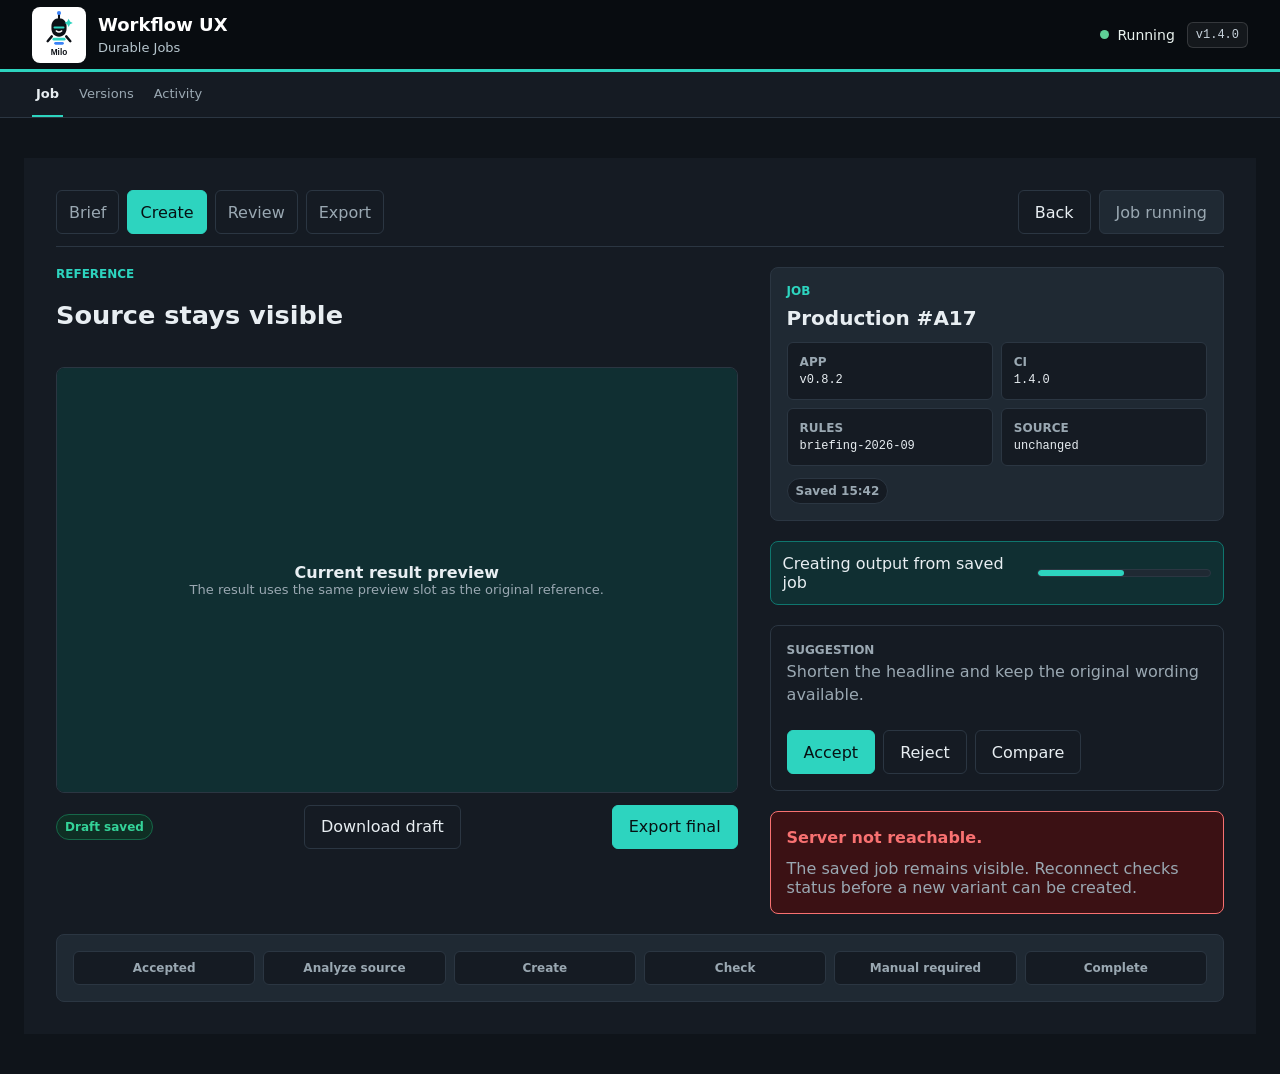
<file: static/ci/workflow-resilience-demo.html>
<!doctype html>
<html lang="de">
<head>
  <meta charset="utf-8">
  <meta name="viewport" content="width=device-width, initial-scale=1">
  <title>Milo Workflow UX Demo</title>
  <link rel="icon" href="assets/favicon.svg?v=1.4.0" type="image/svg+xml">
  <link rel="icon" href="assets/favicon-32.png?v=1.4.0" sizes="32x32" type="image/png">
  <link rel="shortcut icon" href="assets/favicon.ico?v=1.4.0">
  <link rel="apple-touch-icon" sizes="180x180" href="assets/apple-touch-icon.png">
  <link rel="manifest" href="site.webmanifest">
  <link rel="stylesheet" href="tokens.css">
  <link rel="stylesheet" href="ci.css">
</head>
<body>
  <div class="ci-app">
    <header class="ci-topbar">
      <div class="ci-brand">
        <div class="ci-mark" aria-hidden="true">
          <img class="ci-mark-img" src="assets/milo-mark.svg" alt="">
        </div>
        <div>
          <h1 class="ci-brand-title">Workflow UX</h1>
          <p class="ci-brand-subtitle">Durable Jobs</p>
        </div>
      </div>
      <div class="ci-topbar-meta">
        <div class="ci-status">Running</div>
        <div class="ci-version">v1.4.0</div>
      </div>
    </header>

    <nav class="ci-tabs ci-tabs-compact" aria-label="Demo tabs">
      <button class="ci-tab" type="button" aria-selected="true">Job</button>
      <button class="ci-tab" type="button">Versions</button>
      <button class="ci-tab" type="button">Activity</button>
    </nav>

    <main class="ci-main">
      <section class="ci-workspace ci-process ci-workflow-demo">
        <div class="ci-process-bar">
          <div class="ci-process-steps" aria-label="Process">
            <span class="ci-process-step">Brief</span>
            <span class="ci-process-step" aria-current="step">Create</span>
            <span class="ci-process-step">Review</span>
            <span class="ci-process-step">Export</span>
          </div>
          <div class="ci-process-nav">
            <button class="ci-button" type="button">Back</button>
            <button class="ci-button ci-button-primary" type="button" disabled>Job running</button>
          </div>
        </div>

        <div class="ci-process-stage">
          <div class="ci-media-workbench">
            <section class="ci-preview-pane">
              <p class="ci-section-kicker">REFERENCE</p>
              <h2 class="ci-h1">Source stays visible</h2>
              <div class="ci-preview-frame">
                <div class="ci-preview-result">
                  <div>
                    <strong>Current result preview</strong>
                    <p class="ci-small">The result uses the same preview slot as the original reference.</p>
                  </div>
                </div>
              </div>
              <div class="ci-result-toolbar">
                <span class="ci-badge" data-tone="success">Draft saved</span>
                <button class="ci-button ci-button-secondary" type="button">Download draft</button>
                <button class="ci-button ci-button-primary" type="button">Export final</button>
              </div>
            </section>

            <section class="ci-settings-pane">
              <div class="ci-job-card">
                <div>
                  <p class="ci-section-kicker">JOB</p>
                  <h2>Production #A17</h2>
                </div>
                <dl class="ci-job-meta">
                  <div><dt>App</dt><dd>v0.8.2</dd></div>
                  <div><dt>CI</dt><dd>1.4.0</dd></div>
                  <div><dt>Rules</dt><dd>briefing-2026-09</dd></div>
                  <div><dt>Source</dt><dd>unchanged</dd></div>
                </dl>
                <div class="ci-save-state" role="status" aria-live="polite">Saved 15:42</div>
              </div>

              <div class="ci-status-panel" data-state="running" role="status" aria-live="polite">
                <span>Creating output from saved job</span>
                <div class="ci-progress" aria-busy="true"><span></span></div>
              </div>

              <div class="ci-candidate">
                <div>
                  <p class="ci-section-kicker">SUGGESTION</p>
                  <p>Shorten the headline and keep the original wording available.</p>
                </div>
                <div class="ci-suggestion-actions">
                  <button class="ci-button ci-button-primary" type="button">Accept</button>
                  <button class="ci-button" type="button">Reject</button>
                  <button class="ci-button ci-button-secondary" type="button">Compare</button>
                </div>
              </div>

              <div class="ci-error-note" role="status">
                <strong>Server not reachable.</strong>
                <span>The saved job remains visible. Reconnect checks status before a new variant can be created.</span>
              </div>
            </section>
          </div>

          <section class="ci-workflow-section">
            <div class="ci-state-list">
              <span>Accepted</span>
              <span>Analyze source</span>
              <span>Create</span>
              <span>Check</span>
              <span>Manual required</span>
              <span>Complete</span>
            </div>
          </section>
        </div>
      </section>
    </main>
  </div>
</body>
</html>
</file>
<file: static/ci/tokens.css>
:root {
  color-scheme: dark;

  --milo-font-sans: Inter, ui-sans-serif, system-ui, -apple-system, BlinkMacSystemFont, "Segoe UI", sans-serif;
  --milo-font-mono: "JetBrains Mono", "SFMono-Regular", Consolas, monospace;

  --milo-bg: #0f141a;
  --milo-surface: #151b23;
  --milo-surface-muted: #1f2933;
  --milo-surface-raised: #202a35;
  --milo-text: #e8eef2;
  --milo-text-muted: #9aa8b2;
  --milo-text-subtle: #768692;
  --milo-border: #2b3642;
  --milo-border-strong: #3a4754;

  --milo-ink: #080c10;
  --milo-ink-soft: #111827;
  --milo-accent: #2dd4bf;
  --milo-accent-hover: #5eead4;
  --milo-accent-soft: #134e4a;
  --milo-accent-faint: #102f32;
  --milo-selected-bg: #2dd4bf;
  --milo-selected-text: #071113;
  --milo-blue: #60a5fa;
  --milo-blue-soft: #172b4d;
  --milo-cyan: #67e8f9;
  --milo-indigo: #818cf8;
  --milo-violet: #a78bfa;
  --milo-slate: #94a3b8;
  --milo-amber: #fbbf24;
  --milo-amber-soft: #3a2a0a;
  --milo-danger: #f87171;
  --milo-danger-soft: #3b1114;
  --milo-success: #34d399;
  --milo-success-soft: #0f2e24;

  --milo-chart-1: #2dd4bf;
  --milo-chart-2: #3b82f6;
  --milo-chart-3: #38bdf8;
  --milo-chart-4: #6366f1;
  --milo-chart-5: #14b8a6;
  --milo-chart-6: #60a5fa;
  --milo-chart-7: #8b5cf6;
  --milo-chart-8: #64748b;
  --milo-chart-muted: #24313b;
  --milo-chart-grid: #2b3642;
  --milo-chart-axis: #768692;
  --milo-chart-warning: #f59e0b;
  --milo-chart-danger: #ef4444;

  --milo-radius-xs: 4px;
  --milo-radius-sm: 6px;
  --milo-radius-md: 8px;

  --milo-space-1: 4px;
  --milo-space-2: 8px;
  --milo-space-3: 12px;
  --milo-space-4: 16px;
  --milo-space-5: 20px;
  --milo-space-6: 24px;
  --milo-space-8: 32px;
  --milo-space-10: 40px;
  --milo-space-12: 48px;

  --milo-shadow-sm: 0 1px 2px rgb(0 0 0 / 18%);
  --milo-shadow-focus: 0 0 0 3px rgb(45 212 191 / 32%);

  --milo-topbar-height: 72px;
  --milo-tabs-height: 58px;
  --milo-content-width: 1480px;
  --milo-process-min-block: clamp(520px, 62vh, 760px);
  --milo-preview-min-block: clamp(260px, 44vh, 560px);
  --milo-status-min-block: 44px;
  --milo-suggestion-min-block: 112px;

  --milo-control-height-sm: 34px;
  --milo-control-height: 44px;
  --milo-control-height-lg: 50px;
  --milo-control-radius: var(--milo-radius-sm);
  --milo-container-radius: var(--milo-radius-md);
  --milo-pill-radius: 999px;
  --milo-control-border-width: 1px;
  --milo-control-padding-x: var(--milo-space-3);
  --milo-control-gap: var(--milo-space-2);
  --milo-control-bg: var(--milo-surface);
  --milo-control-bg-hover: var(--milo-surface-raised);
  --milo-control-bg-disabled: var(--milo-surface-muted);
  --milo-control-text: var(--milo-text);
  --milo-control-text-muted: var(--milo-text-muted);
  --milo-control-border: var(--milo-border);
  --milo-control-border-hover: var(--milo-border-strong);
  /* Compatibility aliases for older CI drafts. Prefer --milo-* in new code. */
  --ci-font-sans: var(--milo-font-sans);
  --ci-font-mono: var(--milo-font-mono);
  --ci-bg: var(--milo-bg);
  --ci-surface: var(--milo-surface);
  --ci-surface-muted: var(--milo-surface-muted);
  --ci-surface-raised: var(--milo-surface-raised);
  --ci-text: var(--milo-text);
  --ci-text-muted: var(--milo-text-muted);
  --ci-text-subtle: var(--milo-text-subtle);
  --ci-border: var(--milo-border);
  --ci-border-strong: var(--milo-border-strong);
  --ci-ink: var(--milo-ink);
  --ci-ink-soft: var(--milo-ink-soft);
  --ci-accent: var(--milo-accent);
  --ci-accent-hover: var(--milo-accent-hover);
  --ci-accent-soft: var(--milo-accent-soft);
  --ci-accent-faint: var(--milo-accent-faint);
  --ci-selected-bg: var(--milo-selected-bg);
  --ci-selected-text: var(--milo-selected-text);
  --ci-blue: var(--milo-blue);
  --ci-cyan: var(--milo-cyan);
  --ci-indigo: var(--milo-indigo);
  --ci-violet: var(--milo-violet);
  --ci-slate: var(--milo-slate);
  --ci-amber: var(--milo-amber);
  --ci-rust: var(--milo-amber);
  --ci-danger: var(--milo-danger);
  --ci-chart-1: var(--milo-chart-1);
  --ci-chart-2: var(--milo-chart-2);
  --ci-chart-3: var(--milo-chart-3);
  --ci-chart-4: var(--milo-chart-4);
  --ci-chart-5: var(--milo-chart-5);
  --ci-chart-6: var(--milo-chart-6);
  --ci-chart-7: var(--milo-chart-7);
  --ci-chart-8: var(--milo-chart-8);
  --ci-chart-muted: var(--milo-chart-muted);
  --ci-chart-grid: var(--milo-chart-grid);
  --ci-chart-axis: var(--milo-chart-axis);
  --ci-chart-warning: var(--milo-chart-warning);
  --ci-chart-danger: var(--milo-chart-danger);
  --ci-radius-xs: var(--milo-radius-xs);
  --ci-radius-sm: var(--milo-radius-sm);
  --ci-radius-md: var(--milo-radius-md);
  --ci-space-1: var(--milo-space-1);
  --ci-space-2: var(--milo-space-2);
  --ci-space-3: var(--milo-space-3);
  --ci-space-4: var(--milo-space-4);
  --ci-space-5: var(--milo-space-5);
  --ci-space-6: var(--milo-space-6);
  --ci-space-8: var(--milo-space-8);
  --ci-space-10: var(--milo-space-10);
  --ci-space-12: var(--milo-space-12);
  --ci-shadow-sm: var(--milo-shadow-sm);
  --ci-shadow-focus: var(--milo-shadow-focus);
  --ci-topbar-height: var(--milo-topbar-height);
  --ci-tabs-height: var(--milo-tabs-height);
  --ci-content-width: var(--milo-content-width);
  --ci-process-min-block: var(--milo-process-min-block);
  --ci-preview-min-block: var(--milo-preview-min-block);
  --ci-status-min-block: var(--milo-status-min-block);
  --ci-suggestion-min-block: var(--milo-suggestion-min-block);
  --ci-control-height-sm: var(--milo-control-height-sm);
  --ci-control-height: var(--milo-control-height);
  --ci-control-height-lg: var(--milo-control-height-lg);
  --ci-control-radius: var(--milo-control-radius);
  --ci-container-radius: var(--milo-container-radius);
  --ci-pill-radius: var(--milo-pill-radius);
  --ci-control-border-width: var(--milo-control-border-width);
  --ci-control-padding-x: var(--milo-control-padding-x);
  --ci-control-gap: var(--milo-control-gap);
  --ci-control-bg: var(--milo-control-bg);
  --ci-control-bg-hover: var(--milo-control-bg-hover);
  --ci-control-bg-disabled: var(--milo-control-bg-disabled);
  --ci-control-text: var(--milo-control-text);
  --ci-control-text-muted: var(--milo-control-text-muted);
  --ci-control-border: var(--milo-control-border);
  --ci-control-border-hover: var(--milo-control-border-hover);
}

:root[data-ci-theme="light"],
[data-ci-theme="light"] {
  color-scheme: light;

  --milo-bg: #f4f7f8;
  --milo-surface: #ffffff;
  --milo-surface-muted: #f7fafb;
  --milo-surface-raised: #ffffff;
  --milo-text: #0d1117;
  --milo-text-muted: #60727c;
  --milo-text-subtle: #82919a;
  --milo-border: #dce4e8;
  --milo-border-strong: #b9c8cf;

  --milo-ink: #0d1117;
  --milo-ink-soft: #151b23;
  --milo-accent: #2dd4bf;
  --milo-accent-hover: #14b8a6;
  --milo-accent-soft: #ccfbf1;
  --milo-accent-faint: #effefa;
  --milo-selected-bg: #2dd4bf;
  --milo-selected-text: #0d1117;
  --milo-blue: #3b82f6;
  --milo-blue-soft: #dbeafe;
  --milo-cyan: #38bdf8;
  --milo-indigo: #6366f1;
  --milo-violet: #8b5cf6;
  --milo-slate: #64748b;
  --milo-amber: #a15c00;
  --milo-amber-soft: #fff3d6;
  --milo-danger: #b42318;
  --milo-danger-soft: #fff0ed;
  --milo-success: #0f8a5f;
  --milo-success-soft: #e8f8f0;

  --milo-chart-muted: #e8eef2;
  --milo-chart-grid: #dce4e8;
  --milo-chart-axis: #82919a;
}
</file>
<file: static/ci/ci.css>
﻿[hidden] {

  display: none !important;

}



* {
  box-sizing: border-box;
}

html {
  font-family: var(--ci-font-sans);
  background: var(--ci-bg);
  color: var(--ci-text);
}

body {
  margin: 0;
  min-width: 320px;
  background: var(--ci-bg);
}

button,
input,
select,
textarea {
  font: inherit;
}

.ci-app {
  min-height: 100vh;
  background: var(--ci-bg);
}

.ci-topbar {
  min-height: var(--ci-topbar-height);
  display: flex;
  align-items: center;
  justify-content: space-between;
  gap: var(--ci-space-4);
  padding: 0 var(--ci-space-8);
  color: #ffffff;
  background: var(--ci-ink);
  border-bottom: 3px solid var(--ci-accent);
}

.ci-brand {
  display: flex;
  align-items: center;
  gap: var(--ci-space-3);
  min-width: 0;
}

.ci-mark {

  width: 54px;

  height: 56px;
  display: grid;
  place-items: center;
  flex: 0 0 auto;
  color: var(--ci-accent);
  background: #ffffff;
  border-radius: var(--ci-container-radius);
}

.ci-mark-img {

  display: block;

  width: var(--ci-control-height);

  height: 52px;
}

.ci-mark-bars {
  display: inline-flex;
  align-items: end;
  justify-content: center;
  gap: 3px;
}

.ci-mark-bars span {
  width: 4px;
  border-radius: 2px;
  background: currentColor;
}

.ci-mark-bars span:nth-child(1) {
  height: 11px;
}

.ci-mark-bars span:nth-child(2) {
  height: 20px;
  background: var(--ci-blue);
}

.ci-mark-bars span:nth-child(3) {
  height: 15px;
  background: var(--ci-accent);
}

.ci-brand-title {
  margin: 0;
  font-size: 18px;
  line-height: 1.2;
  font-weight: 750;
}

.ci-brand-subtitle {
  margin: 4px 0 0;
  color: #dce7e1;
  font-size: 13px;
}

.ci-status {
  display: inline-flex;
  align-items: center;
  gap: var(--ci-control-gap);
  color: #e8f2ee;
  font-size: 14px;
  white-space: nowrap;
}

.ci-topbar-meta {
  display: inline-flex;
  align-items: center;
  justify-content: flex-end;
  gap: var(--ci-space-3);
  margin-left: auto;
}

.ci-status::before {
  content: "";
  width: 9px;
  height: 9px;
  border-radius: var(--ci-pill-radius);
  background: #5ed197;
}

.ci-version {
  display: inline-flex;
  align-items: center;
  min-height: 26px;
  padding: 0 var(--ci-space-2);
  border: 1px solid rgb(255 255 255 / 14%);
  border-radius: var(--ci-control-radius);
  color: #c8d3dc;
  background: rgb(255 255 255 / 5%);
  font-family: var(--ci-font-mono);
  font-size: 12px;
  line-height: 1;
  white-space: nowrap;
}

.ci-logout-button {
  min-height: var(--ci-control-height-sm);
  display: inline-flex;
  align-items: center;
  gap: var(--ci-control-gap);
  padding: 0 var(--ci-control-padding-x);
  border: 1px solid rgb(255 255 255 / 14%);
  border-radius: var(--ci-control-radius);
  color: #e8f2ee;
  background: rgb(255 255 255 / 5%);
  font-size: 13px;
  font-weight: 750;
  cursor: pointer;
}

.ci-logout-button:hover {
  color: #ffffff;
  border-color: rgb(255 255 255 / 26%);
  background: rgb(255 255 255 / 9%);
}

.ci-logout-button svg {
  width: 17px;
  height: 17px;
}

.ci-tabs {
  height: var(--ci-tabs-height);
  display: flex;
  align-items: stretch;
  gap: var(--ci-space-4);
  padding: 0 var(--ci-space-8);
  background: var(--ci-surface);
  border-bottom: 1px solid var(--ci-border);
}

.ci-tab {
  display: inline-flex;
  align-items: center;
  gap: var(--ci-control-gap);
  padding: 0 var(--ci-space-1);
  border: 0;
  border-bottom: 2px solid transparent;
  color: var(--ci-text-muted);
  background: transparent;
  cursor: pointer;
}

.ci-tab[aria-selected="true"] {
  color: var(--ci-text);
  border-bottom-color: var(--ci-accent);
  font-weight: 700;
}

.ci-tab .ci-icon {
  width: 18px;
  height: 18px;
}

.ci-main {
  width: min(var(--ci-content-width), calc(100vw - 48px));
  margin: 0 auto;
  padding: var(--ci-space-10) 0;
}

.ci-workspace {
  display: grid;
  grid-template-columns: minmax(0, 1.65fr) minmax(320px, 0.95fr);
  gap: var(--ci-space-8);
  padding: var(--ci-space-8);
  background: var(--ci-surface);
}

.ci-section-kicker {
  margin: 0 0 var(--ci-space-2);
  color: var(--ci-accent);
  font-size: 12px;
  line-height: 1.2;
  font-weight: 800;
  letter-spacing: 0;
  text-transform: uppercase;
}

.ci-h1 {
  margin: 0 0 var(--ci-space-6);
  font-size: clamp(25px, 2vw, 34px);
  line-height: 1.15;
  letter-spacing: 0;
}

.ci-panel {
  border-top: 1px solid var(--ci-border);
  padding: var(--ci-space-5) 0;
}

.ci-dropzone {
  min-height: 236px;
  display: grid;
  place-items: center;
  padding: var(--ci-space-8);
  text-align: center;
  border: 1px dashed var(--ci-border-strong);
  background: var(--ci-surface-muted);
}

.ci-dropzone svg,
.ci-icon {
  width: 28px;
  height: 28px;
  color: var(--ci-accent);
}

.ci-dropzone-title {
  margin: var(--ci-space-3) 0 var(--ci-space-2);
  font-weight: 750;
}

.ci-dropzone-note,
.ci-small {
  margin: 0;
  color: var(--ci-text-muted);
  font-size: 13px;
}

.ci-tool-row {
  display: flex;
  align-items: center;
  justify-content: space-between;
  gap: var(--ci-space-4);
  min-height: 78px;
  border-top: 1px solid var(--ci-border);
}

.ci-tool-label {
  display: inline-flex;
  align-items: center;
  gap: var(--ci-space-3);
  font-weight: 750;
}

.ci-pill-note {
  color: var(--ci-amber);
  font-size: 12px;
}

.ci-grid-meters {
  display: grid;
  grid-template-columns: repeat(3, minmax(120px, 1fr));
  gap: var(--ci-space-8) var(--ci-space-6);
  margin-top: var(--ci-space-8);
}

.ci-meter {
  display: grid;
  gap: var(--ci-control-gap);
  justify-items: center;
  color: var(--ci-blue);
  font-size: 13px;
  font-weight: 750;
}

.ci-meter-line {
  width: min(152px, 100%);
  height: 2px;
  background: currentColor;
}

.ci-stack {
  display: grid;
  gap: var(--ci-space-5);
}

.ci-field {
  display: grid;
  gap: var(--ci-control-gap);
}

.ci-label {
  display: flex;
  justify-content: space-between;
  gap: var(--ci-space-3);
  color: var(--ci-text);
  font-size: 14px;
  font-weight: 700;
}

.ci-label-value {
  color: var(--ci-text-muted);
  font-size: 13px;
  font-weight: 500;
}

.ci-segmented {
  display: grid;
  grid-template-columns: repeat(2, minmax(0, 1fr));
  overflow: hidden;
  border: var(--ci-control-border-width) solid var(--ci-control-border);
  border-radius: var(--ci-control-radius);
  background: var(--ci-control-bg);
}

.ci-segmented button {
  min-height: var(--ci-control-height);
  border: 0;
  border-right: 1px solid var(--ci-border);
  background: transparent;
  cursor: pointer;
}

.ci-segmented button:last-child {
  border-right: 0;
}

.ci-segmented button[aria-pressed="true"] {
  color: var(--ci-selected-text);
  background: var(--ci-selected-bg);
  font-weight: 750;
}

.ci-slider {
  width: 100%;
  accent-color: var(--ci-accent);
}

.ci-checks {
  display: flex;
  flex-wrap: wrap;
  gap: var(--ci-space-4);
}

.ci-checkbox {
  display: inline-flex;
  align-items: center;
  gap: var(--ci-control-gap);
  font-size: 14px;
}

.ci-checkbox input {
  width: 16px;
  height: 16px;
  accent-color: var(--ci-accent);
}

.ci-input-grid {
  display: grid;
  grid-template-columns: repeat(2, minmax(0, 1fr));
  gap: var(--ci-space-4);
}

.ci-input-group {
  display: flex;
  min-height: var(--ci-control-height);
  border: var(--ci-control-border-width) solid var(--ci-control-border);
  border-radius: var(--ci-control-radius);
  overflow: hidden;
  background: var(--ci-control-bg);
}

.ci-input-group input {
  min-width: 0;
  flex: 1;
  border: 0;
  padding: 0 var(--ci-control-padding-x);
  font-size: 18px;
}

.ci-input-unit {
  min-width: 52px;
  display: grid;
  place-items: center;
  color: var(--ci-text-muted);
  background: var(--ci-surface-muted);
  border-left: 1px solid var(--ci-border);
  font-size: 13px;
  font-weight: 750;
}

.ci-button {
  min-height: var(--ci-control-height);
  display: inline-flex;
  align-items: center;
  justify-content: center;
  gap: var(--ci-control-gap);
  width: auto;
  padding: 0 var(--ci-space-4);
  border: var(--ci-control-border-width) solid var(--ci-control-border);
  border-radius: var(--ci-control-radius);
  color: var(--ci-control-text);
  background: var(--ci-control-bg);
  font-weight: 750;
  cursor: pointer;
}

.ci-button:hover {
  border-color: var(--ci-control-border-hover);
  background: var(--ci-control-bg-hover);
}

.ci-button-primary {
  color: var(--ci-selected-text);
  border-color: var(--ci-selected-bg);
  background: var(--ci-selected-bg);
}

.ci-button-primary:hover {
  border-color: var(--ci-accent-hover);
  background: var(--ci-accent-hover);
}

.ci-button-primary:disabled {
  color: var(--ci-control-text-muted);
  border-color: var(--ci-control-border);
  background: var(--ci-control-bg-disabled);
}

.ci-button:disabled {
  color: var(--ci-control-text-muted);
  border-color: var(--ci-control-border);
  background: var(--ci-control-bg-disabled);
  cursor: not-allowed;
}

.ci-icon-button {
  width: var(--ci-control-height);
  height: var(--ci-control-height);
  display: inline-grid;
  place-items: center;
  border: var(--ci-control-border-width) solid var(--ci-control-border);
  border-radius: var(--ci-control-radius);
  color: var(--ci-text-muted);
  background: var(--ci-control-bg);
  cursor: pointer;
}

.ci-icon-button:hover {
  color: var(--ci-text);
  border-color: var(--ci-control-border-hover);
}

.ci-toolbar {
  display: flex;
  align-items: center;
  justify-content: space-between;
  gap: var(--ci-space-3);
  margin-bottom: var(--ci-space-5);
}

.ci-toolbar-actions {
  display: flex;
  align-items: center;
  gap: var(--ci-control-gap);
}

.ci-badge {
  display: inline-flex;
  align-items: center;
  gap: var(--ci-control-gap);
  min-height: 26px;
  padding: 0 var(--ci-space-2);
  border: var(--ci-control-border-width) solid var(--ci-control-border);
  border-radius: var(--ci-pill-radius);
  color: var(--ci-text-muted);
  background: var(--ci-surface-muted);
  font-size: 12px;
  font-weight: 750;
}

.ci-badge[data-tone="success"] {
  color: var(--milo-success);
  background: var(--milo-success-soft);
  border-color: #bce8d1;
}

.ci-badge[data-tone="warn"] {
  color: var(--ci-amber);
  background: var(--milo-amber-soft);
  border-color: #f0d69d;
}

.ci-badge[data-tone="danger"] {
  color: var(--ci-danger);
  background: var(--milo-danger-soft);
  border-color: #f2b8b5;
}

.ci-card-list {
  display: grid;
  gap: var(--ci-space-3);
}

.ci-card-row {
  display: grid;
  grid-template-columns: 34px minmax(0, 1fr) auto;
  gap: var(--ci-space-3);
  align-items: center;
  min-height: 58px;
  padding: var(--ci-space-3);
  border: var(--ci-control-border-width) solid var(--ci-control-border);
  border-radius: var(--ci-container-radius);
  background: var(--ci-surface);
}

.ci-card-row strong {
  display: block;
  overflow: hidden;
  text-overflow: ellipsis;
  white-space: nowrap;
  font-size: 14px;
}

.ci-card-row small {
  color: var(--ci-text-muted);
}

.ci-progress {
  width: 100%;
  height: 8px;
  overflow: hidden;
  border-radius: var(--ci-pill-radius);
  background: var(--ci-surface-muted);
  border: var(--ci-control-border-width) solid var(--ci-control-border);
}

.ci-progress span {
  display: block;
  width: var(--value, 50%);
  height: 100%;
  border-radius: inherit;
  background: var(--ci-accent);
}

.ci-activity-toggle {
  display: inline-flex;
  align-items: center;
  gap: var(--ci-control-gap);
  min-height: var(--ci-control-height-sm);
  padding: 0 var(--ci-control-padding-x);
  border: var(--ci-control-border-width) solid var(--ci-control-border);
  border-radius: var(--ci-control-radius);
  color: var(--ci-text-muted);
  background: var(--ci-control-bg);
  font-size: 13px;
  font-weight: 750;
  cursor: pointer;
}

.ci-activity-toggle:hover {
  color: var(--ci-text);
  border-color: var(--ci-control-border-hover);
}

.ci-activity {
  border: var(--ci-control-border-width) solid var(--ci-control-border);
  border-radius: var(--ci-container-radius);
  background: var(--ci-surface);
}

.ci-activity summary {
  min-height: var(--ci-control-height);
  display: flex;
  align-items: center;
  justify-content: space-between;
  gap: var(--ci-space-3);
  padding: 0 var(--ci-space-4);
  color: var(--ci-text-muted);
  cursor: pointer;
  font-size: 13px;
  font-weight: 750;
  list-style: none;
}

.ci-activity summary::-webkit-details-marker {
  display: none;
}

.ci-activity[open] summary {
  color: var(--ci-text);
  border-bottom: 1px solid var(--ci-border);
}

.ci-console {
  max-height: 210px;
  margin: 0;
  overflow: auto;
  padding: var(--ci-space-4);
  color: #c8d3dc;
  background: var(--ci-ink);
  font-family: var(--ci-font-mono);
  font-size: 12px;
  line-height: 1.55;
  white-space: pre-wrap;
}

.ci-activity-tab {
  display: none;
}

.ci-activity-tab[aria-hidden="false"] {
  display: block;
}


.ci-workspace.ci-process {

  grid-template-columns: 1fr;

}



.ci-process {
  display: grid;
  gap: var(--ci-space-5);
}

.ci-process-bar {
  display: flex;
  align-items: center;
  justify-content: space-between;
  gap: var(--ci-space-4);
  min-height: 56px;
  padding-bottom: var(--ci-space-3);
  border-bottom: 1px solid var(--ci-border);
}

.ci-process-steps,
.ci-process-nav {
  display: flex;
  align-items: center;
  gap: var(--ci-control-gap);
}

.ci-process-steps {
  min-width: 0;
  flex-wrap: wrap;
}

.ci-process-step {
  min-height: var(--ci-control-height);
  display: inline-flex;
  align-items: center;
  gap: var(--ci-control-gap);
  padding: 0 var(--ci-control-padding-x);
  border: var(--ci-control-border-width) solid var(--ci-control-border);
  border-radius: var(--ci-control-radius);
  color: var(--ci-text-muted);
  background: var(--ci-control-bg);
  font-size: 13px;
  font-weight: 750;
  white-space: nowrap;
}

.ci-process-step[aria-current="step"] {
  color: var(--ci-selected-text);
  border-color: var(--ci-selected-bg);
  background: var(--ci-selected-bg);
}

.ci-process-stage {
  min-block-size: var(--ci-process-min-block);
  display: grid;
  align-content: start;
  gap: var(--ci-space-5);
  min-width: 0;
}

.ci-step-body,
.ci-reserved-region {
  min-width: 0;
  overflow: auto;
}

.ci-step-body {
  max-block-size: min(52vh, 560px);
  padding-right: var(--ci-space-1);
}

.ci-reserved-region {
  min-block-size: 140px;
  max-block-size: min(42vh, 420px);
  border: var(--ci-control-border-width) solid var(--ci-control-border);
  border-radius: var(--ci-container-radius);
  background: var(--ci-surface-muted);
}

.ci-media-workbench {
  display: grid;
  grid-template-columns: minmax(0, 1.2fr) minmax(320px, 0.8fr);
  align-items: start;
  gap: var(--ci-space-8);
  min-width: 0;
}

.ci-preview-pane,
.ci-settings-pane {
  min-width: 0;
}

.ci-preview-pane {
  display: grid;
  gap: var(--ci-space-3);
}

.ci-preview-frame {

  width: 100%;

  min-block-size: var(--ci-preview-min-block);
  aspect-ratio: 16 / 10;
  display: grid;
  place-items: center;
  overflow: hidden;
  border: var(--ci-control-border-width) solid var(--ci-control-border);
  border-radius: var(--ci-container-radius);
  background: var(--ci-surface-muted);
}

.ci-preview-frame > img,
.ci-preview-frame > video,
.ci-preview-frame > canvas,
.ci-preview-frame > svg {
  max-width: 100%;
  max-height: 100%;
  object-fit: contain;
}

.ci-preview-placeholder,
.ci-preview-result {
  width: 100%;
  height: 100%;
  min-height: inherit;
  display: grid;
  place-items: center;
  padding: var(--ci-space-6);
  color: var(--ci-text-muted);
  text-align: center;
}

.ci-preview-result {
  color: var(--ci-text);
  background: var(--ci-accent-faint);
}

.ci-settings-pane {
  display: grid;
  align-content: start;
  gap: var(--ci-space-5);
}

.ci-status-panel {
  min-block-size: var(--ci-status-min-block);
  display: flex;
  align-items: center;
  justify-content: space-between;
  gap: var(--ci-space-3);
  padding: var(--ci-space-3);
  border: var(--ci-control-border-width) solid var(--ci-control-border);
  border-radius: var(--ci-container-radius);
  color: var(--ci-text-muted);
  background: var(--ci-surface-muted);
}

.ci-status-panel .ci-progress {
  flex: 0 1 180px;
  min-width: 96px;
}
.ci-status-panel[data-state="running"],
.ci-status-panel[data-state="checking"] {
  color: var(--ci-text);
  border-color: #99f6e4;
  background: var(--ci-accent-faint);
}

.ci-status-panel[data-state="complete"] {
  color: var(--milo-success);
  border-color: #bce8d1;
  background: var(--milo-success-soft);
}

.ci-status-panel[data-state="error"] {
  color: var(--ci-danger);
  border-color: #f2b8b5;
  background: var(--milo-danger-soft);
}

.ci-progress[aria-busy="true"] span {
  min-width: 34%;
  animation: ci-progress-indeterminate 1.2s ease-in-out infinite;
}

@keyframes ci-progress-indeterminate {
  0% { transform: translateX(-120%); }
  100% { transform: translateX(300%); }
}

.ci-ai-field {
  display: grid;
  gap: var(--ci-control-gap);
}

.ci-ai-control {
  display: grid;
  grid-template-columns: minmax(0, 1fr) auto;
  align-items: start;
  gap: var(--ci-control-gap);
}

.ci-ai-input {
  min-width: 0;
  min-height: 112px;
  resize: vertical;
  border: var(--ci-control-border-width) solid var(--ci-control-border);
  border-radius: var(--ci-control-radius);
  padding: var(--ci-space-3);
  color: var(--ci-text);
  background: var(--ci-control-bg);
}

.ci-ai-action {
  width: var(--ci-control-height);
  min-width: var(--ci-control-height);
  height: var(--ci-control-height);
  display: inline-grid;
  place-items: center;
  border: 1px solid var(--ci-accent-hover);
  border-radius: var(--ci-control-radius);
  color: var(--ci-selected-text);
  background: var(--ci-selected-bg);
  cursor: pointer;
}

.ci-ai-action:hover {
  background: var(--ci-accent-hover);
}

.ci-ai-action:disabled {
  color: var(--ci-text-muted);
  border-color: var(--ci-border);
  background: var(--ci-control-bg-disabled);
  cursor: not-allowed;
}

.ci-ai-action svg {
  width: 20px;
  height: 20px;
}

.ci-suggestion {
  min-block-size: var(--ci-suggestion-min-block);
  max-block-size: min(32vh, 260px);
  overflow: auto;
  padding: var(--ci-space-4);
  border: var(--ci-control-border-width) solid var(--ci-control-border);
  border-radius: var(--ci-container-radius);
  background: var(--ci-surface-muted);
}

.ci-suggestion-actions {
  display: flex;
  flex-wrap: wrap;
  gap: var(--ci-control-gap);
  margin-top: var(--ci-space-3);
}
/* Unified control shape and sizing. Controls use 6px, containers use 8px, pills use 999px. */
.ci-control,
.ci-button,
.ci-icon-button,
.ci-logout-button,
.ci-activity-toggle,
.ci-process-step,
.ci-ai-action,
.ci-segmented,
input.ci-input,
select.ci-input,
textarea.ci-input {
  border-width: var(--ci-control-border-width);
  border-radius: var(--ci-control-radius);
  font: inherit;
}

.ci-control,
input.ci-input,
select.ci-input,
textarea.ci-input {
  width: 100%;
  min-height: var(--ci-control-height);
  padding: 0 var(--ci-control-padding-x);
  border-style: solid;
  border-color: var(--ci-control-border);
  color: var(--ci-control-text);
  background: var(--ci-control-bg);
}

textarea.ci-input,
.ci-ai-input {
  min-height: 112px;
  padding-block: var(--ci-space-3);
  resize: vertical;
}

.ci-input-group input,
.ci-input-group select,
.ci-input-group textarea {
  min-height: calc(var(--ci-control-height) - (2 * var(--ci-control-border-width)));
  border: 0;
  border-radius: 0;
  color: var(--ci-control-text);
  background: transparent;
}

.ci-button,
.ci-icon-button,
.ci-logout-button,
.ci-activity-toggle,
.ci-process-step,
.ci-ai-action,
.ci-segmented button {
  min-height: var(--ci-control-height);
  flex: 0 0 auto;
}

.ci-button {
  width: auto;
  padding: 0 var(--ci-space-4);
}

.ci-button-block {
  width: 100%;
}

.ci-icon-button,
.ci-ai-action {
  width: var(--ci-control-height);
  min-width: var(--ci-control-height);
  height: var(--ci-control-height);
  padding: 0;
}

.ci-control:hover,
input.ci-input:hover,
select.ci-input:hover,
textarea.ci-input:hover,
.ci-icon-button:hover,
.ci-activity-toggle:hover,
.ci-process-step:hover {
  border-color: var(--ci-control-border-hover);
}

.ci-control:disabled,
input.ci-input:disabled,
select.ci-input:disabled,
textarea.ci-input:disabled,
.ci-button:disabled,
.ci-icon-button:disabled,
.ci-logout-button:disabled,
.ci-activity-toggle:disabled,
.ci-ai-action:disabled,
.ci-segmented button:disabled {
  color: var(--ci-control-text-muted);
  background: var(--ci-control-bg-disabled);
  cursor: not-allowed;
}

.ci-button-row {
  display: flex;
  flex-wrap: wrap;
  align-items: center;
  gap: var(--ci-control-gap);
}

.ci-control-specimen-grid {
  display: grid;
  grid-template-columns: repeat(auto-fit, minmax(220px, 1fr));
  gap: var(--ci-space-4);
}


.ci-button-secondary {
  color: var(--ci-control-text);
  border-color: var(--ci-control-border);
  background: var(--ci-control-bg);
}

.ci-button-secondary:hover {
  border-color: var(--ci-control-border-hover);
  background: var(--ci-control-bg-hover);
}

.ci-metric-input {
  min-height: var(--ci-control-height-lg);
}

.ci-metric-input input,
.ci-metric-input select,
.ci-metric-input textarea {
  min-height: calc(var(--ci-control-height-lg) - (2 * var(--ci-control-border-width)));
}

.ci-metric-input input {
  font-size: 18px;
  font-weight: 650;
}

.ci-tabs-compact {
  height: 46px;
  gap: var(--ci-space-3);
}

.ci-tabs-compact .ci-tab {
  font-size: 13px;
}

.ci-tabs-compact .ci-tab .ci-icon {
  width: 16px;
  height: 16px;
}



/* Auth screens use a calm centered Milo card, matching the Animation login layout. */
.ci-login-page {
  min-height: 100svh;
  display: grid;
  place-items: center;
  padding: var(--ci-space-8);
  background: var(--ci-bg);
}

.ci-login-card {
  width: min(420px, 100%);
  display: grid;
  gap: var(--ci-space-5);
  padding: clamp(var(--ci-space-6), 5vw, var(--ci-space-8));
  border: var(--ci-control-border-width) solid var(--ci-border);
  border-radius: var(--ci-container-radius);
  background: var(--ci-surface);
  box-shadow: none;
}

.ci-login-card .ci-mark {
  margin-bottom: var(--ci-space-1);
}

.ci-login-title {
  margin: 0;
  font-size: clamp(30px, 5vw, 36px);
  line-height: 1.05;
  letter-spacing: 0;
}

.ci-login-copy {
  margin: 0;
  color: var(--ci-text-muted);
  line-height: 1.45;
}

.ci-login-form {
  display: grid;
  gap: var(--ci-space-4);
}

.ci-login-actions {
  display: grid;
  gap: var(--ci-control-gap);
  margin-top: var(--ci-space-2);
}

.ci-login-footer {
  display: flex;
  flex-wrap: wrap;
  justify-content: center;
  gap: var(--ci-space-5);
  width: min(420px, 100%);
  margin-top: var(--ci-space-5);
  color: var(--ci-text-muted);
  font-size: 13px;
}

.ci-login-footer strong {
  color: var(--ci-text);
}

@media (max-width: 520px) {
  .ci-login-page {
    align-items: start;
    padding: var(--ci-space-5);
  }

  .ci-login-card {
    margin-top: min(10vh, var(--ci-space-10));
  }
}

.ci-job-card,
.ci-candidate,
.ci-error-note,
.ci-workflow-section {
  display: grid;
  gap: var(--ci-space-3);
  min-width: 0;
  padding: var(--ci-space-4);
  border: var(--ci-control-border-width) solid var(--ci-control-border);
  border-radius: var(--ci-container-radius);
  background: var(--ci-surface-muted);
}

.ci-job-card h2 {
  margin: 0;
  font-size: 20px;
  line-height: 1.2;
}

.ci-job-meta {
  display: grid;
  grid-template-columns: repeat(2, minmax(0, 1fr));
  gap: var(--ci-control-gap);
  margin: 0;
}

.ci-job-meta div {
  min-width: 0;
  padding: var(--ci-space-3);
  border: var(--ci-control-border-width) solid var(--ci-control-border);
  border-radius: var(--ci-control-radius);
  background: var(--ci-control-bg);
}

.ci-job-meta dt {
  margin: 0 0 4px;
  color: var(--ci-text-muted);
  font-size: 12px;
  font-weight: 750;
  text-transform: uppercase;
}

.ci-job-meta dd {
  margin: 0;
  overflow-wrap: anywhere;
  color: var(--ci-text);
  font-family: var(--ci-font-mono);
  font-size: 12px;
}

.ci-save-state {
  justify-self: start;
  display: inline-flex;
  align-items: center;
  min-height: 26px;
  padding: 0 var(--ci-space-2);
  border: var(--ci-control-border-width) solid var(--ci-control-border);
  border-radius: var(--ci-pill-radius);
  color: var(--ci-text-muted);
  background: var(--ci-control-bg);
  font-size: 12px;
  font-weight: 750;
}

.ci-result-toolbar,
.ci-action-bar {
  display: flex;
  flex-wrap: wrap;
  align-items: center;
  justify-content: flex-end;
  gap: var(--ci-control-gap);
  min-width: 0;
}

.ci-result-toolbar {
  justify-content: space-between;
}

.ci-candidate {
  background: var(--ci-surface);
}

.ci-candidate p {
  margin: 0;
  color: var(--ci-text-muted);
  line-height: 1.45;
}

.ci-error-note {
  border-color: var(--ci-danger);
  background: var(--milo-danger-soft);
  color: var(--ci-danger);
}

.ci-error-note span {
  color: var(--ci-text-muted);
}

.ci-state-list {
  display: grid;
  grid-template-columns: repeat(auto-fit, minmax(140px, 1fr));
  gap: var(--ci-control-gap);
}

.ci-state-list span {
  min-height: var(--ci-control-height-sm);
  display: inline-flex;
  align-items: center;
  justify-content: center;
  padding: 0 var(--ci-space-3);
  border: var(--ci-control-border-width) solid var(--ci-control-border);
  border-radius: var(--ci-control-radius);
  color: var(--ci-text-muted);
  background: var(--ci-control-bg);
  font-size: 12px;
  font-weight: 750;
  text-align: center;
}

@media (max-width: 520px) {
  .ci-job-meta {
    grid-template-columns: 1fr;
  }

  .ci-result-toolbar,
  .ci-action-bar {
    align-items: stretch;
    flex-direction: column;
  }

  .ci-result-toolbar .ci-button,
  .ci-action-bar .ci-button {
    width: 100%;
  }
}

:focus-visible {
  outline: 0;
  box-shadow: var(--ci-shadow-focus);
}

@media (max-width: 900px) {
  .ci-topbar,
  .ci-tabs {
    padding-inline: var(--ci-space-4);
  }

  .ci-topbar {
    align-items: flex-start;
    flex-direction: column;
    justify-content: center;
    padding-block: var(--ci-space-3);
  }

  .ci-topbar-meta {
    width: 100%;
    justify-content: space-between;
    margin-left: 0;
  }

  .ci-main {
    width: min(100% - 24px, var(--ci-content-width));
    padding: var(--ci-space-5) 0;
  }

  .ci-workspace {
    grid-template-columns: 1fr;
    padding: var(--ci-space-5);
  }


  .ci-process-bar {
    align-items: stretch;
    flex-direction: column;
  }

  .ci-process-nav {
    justify-content: space-between;
  }

  .ci-media-workbench {
    grid-template-columns: 1fr;
    gap: var(--ci-space-5);
  }

  .ci-preview-frame {
    width: 100%;
    min-block-size: clamp(220px, 38vh, 420px);
    aspect-ratio: 4 / 3;
  }

  .ci-input-grid,
  .ci-grid-meters {
    grid-template-columns: 1fr;
  }
}
.ci-mark {
  background: #ffffff;
  border: 1px solid rgb(255 255 255 / 10%);
}

.ci-brand-subtitle {
  color: #b7c6ce;
}

.ci-card-row,
.ci-input-group,
.ci-segmented,
.ci-icon-button,
.ci-activity,
.ci-status-panel,
.ci-suggestion,
.ci-reserved-region,
.ci-preview-frame {
  box-shadow: none;
}


.ci-badge[data-tone="success"],
.ci-status-panel[data-state="complete"] {
  border-color: #166849;
}

.ci-badge[data-tone="warn"] {
  border-color: #7c520d;
}

.ci-badge[data-tone="danger"],
.ci-status-panel[data-state="error"] {
  border-color: #7f1d1d;
}

.ci-status-panel[data-state="running"],
.ci-status-panel[data-state="checking"] {
  border-color: #0f766e;
}
</file>
